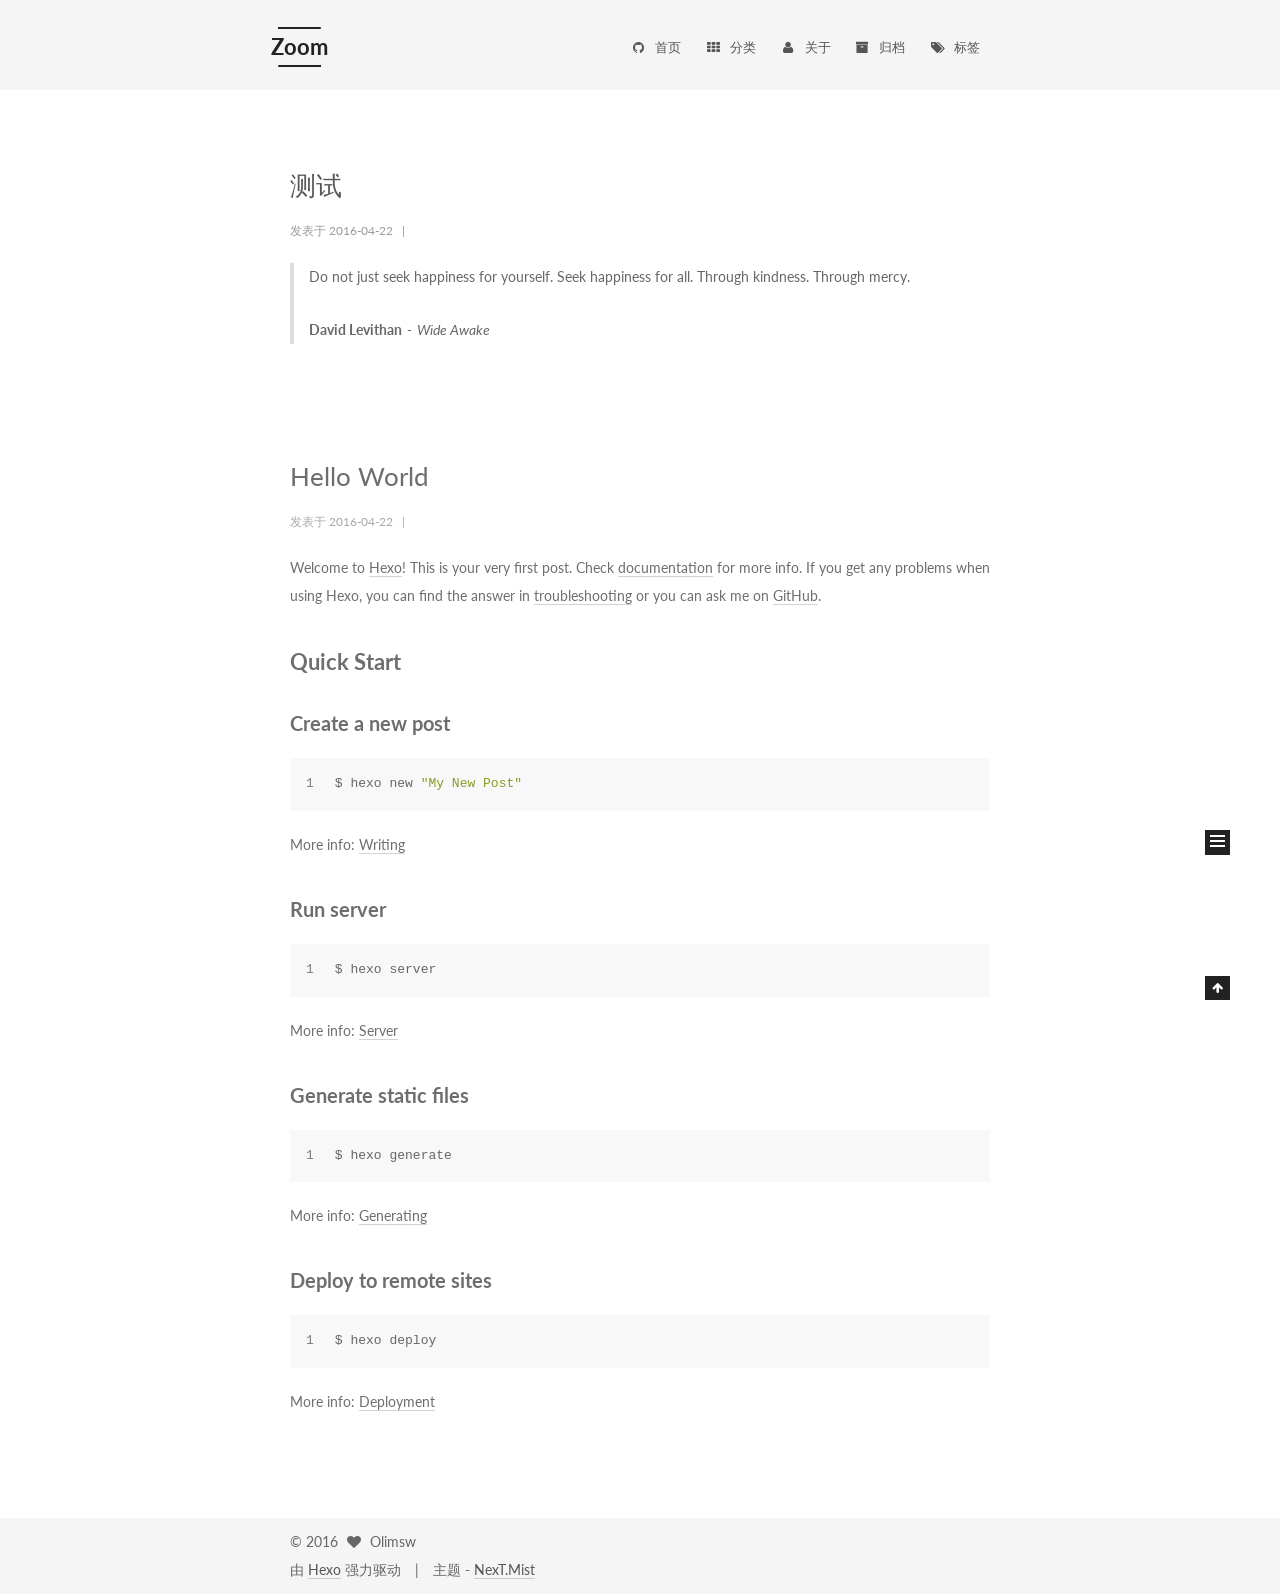
<file: index.html>
<!doctype html>



  


<html class="theme-next mist use-motion">
<head>
  <meta charset="UTF-8"/>
<meta http-equiv="X-UA-Compatible" content="IE=edge,chrome=1" />
<meta name="viewport" content="width=device-width, initial-scale=1, maximum-scale=1"/>



<meta http-equiv="Cache-Control" content="no-transform" />
<meta http-equiv="Cache-Control" content="no-siteapp" />












  <link href="/vendors/fancybox/source/jquery.fancybox.css?v=2.1.5" rel="stylesheet" type="text/css"/>




  
  
  
  

  
    
    
  

  

  

  

  

  
    
    
    <link href="//fonts.googleapis.com/css?family=Lato:300,300italic,400,400italic,700,700italic&subset=latin,latin-ext" rel="stylesheet" type="text/css">
  




<link href="/vendors/font-awesome/css/font-awesome.min.css?v=4.4.0" rel="stylesheet" type="text/css" />

<link href="/css/main.css?v=5.0.1" rel="stylesheet" type="text/css" />


  <meta name="keywords" content="Hexo, NexT" />








  <link rel="shortcut icon" type="image/x-icon" href="/favicon.ico?v=5.0.1" />






<meta name="description">
<meta property="og:type" content="website">
<meta property="og:title" content="Zoom">
<meta property="og:url" content="http://yoursite.com/index.html">
<meta property="og:site_name" content="Zoom">
<meta property="og:description">
<meta name="twitter:card" content="summary">
<meta name="twitter:title" content="Zoom">
<meta name="twitter:description">



<script type="text/javascript" id="hexo.configuration">
  var NexT = window.NexT || {};
  var CONFIG = {
    scheme: 'Mist',
    sidebar: {"position":"left","display":"post"},
    fancybox: true,
    motion: true,
    duoshuo: {
      userId: 0,
      author: '博主'
    }
  };
</script>

  <title> Zoom </title>
</head>

<body itemscope itemtype="http://schema.org/WebPage" lang="zh-Hans">

  





  <script type="text/javascript">
    (function() {
      var hm = document.createElement("script");
      hm.src = "//tajs.qq.com/stats?sId=55724848";
      var s = document.getElementsByTagName("script")[0];
      s.parentNode.insertBefore(hm, s);
    })();
  </script>






  
  
    
  

  <div class="container one-collumn sidebar-position-left 
   page-home 
 ">
    <div class="headband"></div>

    <header id="header" class="header" itemscope itemtype="http://schema.org/WPHeader">
      <div class="header-inner"><div class="site-meta ">
  

  <div class="custom-logo-site-title">
    <a href="/"  class="brand" rel="start">
      <span class="logo-line-before"><i></i></span>
      <span class="site-title">Zoom</span>
      <span class="logo-line-after"><i></i></span>
    </a>
  </div>
  <p class="site-subtitle"></p>
</div>

<div class="site-nav-toggle">
  <button>
    <span class="btn-bar"></span>
    <span class="btn-bar"></span>
    <span class="btn-bar"></span>
  </button>
</div>

<nav class="site-nav">
  

  
    <ul id="menu" class="menu">
      
        
        <li class="menu-item menu-item-home">
          <a href="/" rel="section">
            
              <i class="menu-item-icon fa fa-github fa-fw"></i> <br />
            
            首页
          </a>
        </li>
      
        
        <li class="menu-item menu-item-categories">
          <a href="/categories" rel="section">
            
              <i class="menu-item-icon fa fa-th fa-fw"></i> <br />
            
            分类
          </a>
        </li>
      
        
        <li class="menu-item menu-item-about">
          <a href="/about" rel="section">
            
              <i class="menu-item-icon fa fa-user fa-fw"></i> <br />
            
            关于
          </a>
        </li>
      
        
        <li class="menu-item menu-item-archives">
          <a href="/archives" rel="section">
            
              <i class="menu-item-icon fa fa-archive fa-fw"></i> <br />
            
            归档
          </a>
        </li>
      
        
        <li class="menu-item menu-item-tags">
          <a href="/tags" rel="section">
            
              <i class="menu-item-icon fa fa-tags fa-fw"></i> <br />
            
            标签
          </a>
        </li>
      

      
    </ul>
  

  
</nav>

 </div>
    </header>

    <main id="main" class="main">
      <div class="main-inner">
        <div class="content-wrap">
          <div id="content" class="content">
            
  <section id="posts" class="posts-expand">
    
      

  
  

  
  
  

  <article class="post post-type-normal " itemscope itemtype="http://schema.org/Article">

    
      <header class="post-header">

        
        
          <h1 class="post-title" itemprop="name headline">
            
            
              
                
                <a class="post-title-link" href="/2016/04/22/测试/" itemprop="url">
                  测试
                </a>
              
            
          </h1>
        

        <div class="post-meta">
          <span class="post-time">
            <span class="post-meta-item-icon">
              <i class="fa fa-calendar-o"></i>
            </span>
            <span class="post-meta-item-text">发表于</span>
            <time itemprop="dateCreated" datetime="2016-04-22T16:17:08+08:00" content="2016-04-22">
              2016-04-22
            </time>
          </span>

          

          
            
              <span class="post-comments-count">
                &nbsp; | &nbsp;
                <a href="/2016/04/22/测试/#comments" itemprop="discussionUrl">
                  <span class="post-comments-count ds-thread-count" data-thread-key="2016/04/22/测试/" itemprop="commentsCount"></span>
                </a>
              </span>
            
          

          

          
          

          
        </div>
      </header>
    


    <div class="post-body" itemprop="articleBody">

      
      

      
        
          
            <blockquote><p>Do not just seek happiness for yourself. Seek happiness for all. Through kindness. Through mercy.</p>
<footer><strong>David Levithan</strong><cite>Wide Awake</cite></footer></blockquote>
          
        
      
    </div>
    
    <div>
      
    </div>

    <div>
      
    </div>

    <footer class="post-footer">
      

      

      
      
        <div class="post-eof"></div>
      
    </footer>
  </article>


    
      

  
  

  
  
  

  <article class="post post-type-normal " itemscope itemtype="http://schema.org/Article">

    
      <header class="post-header">

        
        
          <h1 class="post-title" itemprop="name headline">
            
            
              
                
                <a class="post-title-link" href="/2016/04/22/hello-world/" itemprop="url">
                  Hello World
                </a>
              
            
          </h1>
        

        <div class="post-meta">
          <span class="post-time">
            <span class="post-meta-item-icon">
              <i class="fa fa-calendar-o"></i>
            </span>
            <span class="post-meta-item-text">发表于</span>
            <time itemprop="dateCreated" datetime="2016-04-22T14:46:25+08:00" content="2016-04-22">
              2016-04-22
            </time>
          </span>

          

          
            
              <span class="post-comments-count">
                &nbsp; | &nbsp;
                <a href="/2016/04/22/hello-world/#comments" itemprop="discussionUrl">
                  <span class="post-comments-count ds-thread-count" data-thread-key="2016/04/22/hello-world/" itemprop="commentsCount"></span>
                </a>
              </span>
            
          

          

          
          

          
        </div>
      </header>
    


    <div class="post-body" itemprop="articleBody">

      
      

      
        
          
            <p>Welcome to <a href="https://hexo.io/" target="_blank" rel="external">Hexo</a>! This is your very first post. Check <a href="https://hexo.io/docs/" target="_blank" rel="external">documentation</a> for more info. If you get any problems when using Hexo, you can find the answer in <a href="https://hexo.io/docs/troubleshooting.html" target="_blank" rel="external">troubleshooting</a> or you can ask me on <a href="https://github.com/hexojs/hexo/issues" target="_blank" rel="external">GitHub</a>.</p>
<h2 id="Quick-Start"><a href="#Quick-Start" class="headerlink" title="Quick Start"></a>Quick Start</h2><h3 id="Create-a-new-post"><a href="#Create-a-new-post" class="headerlink" title="Create a new post"></a>Create a new post</h3><figure class="highlight bash"><table><tr><td class="gutter"><pre><span class="line">1</span><br></pre></td><td class="code"><pre><span class="line">$ hexo new <span class="string">"My New Post"</span></span><br></pre></td></tr></table></figure>
<p>More info: <a href="https://hexo.io/docs/writing.html" target="_blank" rel="external">Writing</a></p>
<h3 id="Run-server"><a href="#Run-server" class="headerlink" title="Run server"></a>Run server</h3><figure class="highlight bash"><table><tr><td class="gutter"><pre><span class="line">1</span><br></pre></td><td class="code"><pre><span class="line">$ hexo server</span><br></pre></td></tr></table></figure>
<p>More info: <a href="https://hexo.io/docs/server.html" target="_blank" rel="external">Server</a></p>
<h3 id="Generate-static-files"><a href="#Generate-static-files" class="headerlink" title="Generate static files"></a>Generate static files</h3><figure class="highlight bash"><table><tr><td class="gutter"><pre><span class="line">1</span><br></pre></td><td class="code"><pre><span class="line">$ hexo generate</span><br></pre></td></tr></table></figure>
<p>More info: <a href="https://hexo.io/docs/generating.html" target="_blank" rel="external">Generating</a></p>
<h3 id="Deploy-to-remote-sites"><a href="#Deploy-to-remote-sites" class="headerlink" title="Deploy to remote sites"></a>Deploy to remote sites</h3><figure class="highlight bash"><table><tr><td class="gutter"><pre><span class="line">1</span><br></pre></td><td class="code"><pre><span class="line">$ hexo deploy</span><br></pre></td></tr></table></figure>
<p>More info: <a href="https://hexo.io/docs/deployment.html" target="_blank" rel="external">Deployment</a></p>

          
        
      
    </div>
    
    <div>
      
    </div>

    <div>
      
    </div>

    <footer class="post-footer">
      

      

      
      
        <div class="post-eof"></div>
      
    </footer>
  </article>


    
  </section>

  


          </div>
          


          

        </div>
        
          
  
  <div class="sidebar-toggle">
    <div class="sidebar-toggle-line-wrap">
      <span class="sidebar-toggle-line sidebar-toggle-line-first"></span>
      <span class="sidebar-toggle-line sidebar-toggle-line-middle"></span>
      <span class="sidebar-toggle-line sidebar-toggle-line-last"></span>
    </div>
  </div>

  <aside id="sidebar" class="sidebar">
    <div class="sidebar-inner">

      

      

      <section class="site-overview sidebar-panel  sidebar-panel-active ">
        <div class="site-author motion-element" itemprop="author" itemscope itemtype="http://schema.org/Person">
          <img class="site-author-image" itemprop="image"
               src="/images/a.jpg"
               alt="Olimsw" />
          <p class="site-author-name" itemprop="name">Olimsw</p>
          <p class="site-description motion-element" itemprop="description"></p>
        </div>
        <nav class="site-state motion-element">
          <div class="site-state-item site-state-posts">
            <a href="/archives">
              <span class="site-state-item-count">2</span>
              <span class="site-state-item-name">日志</span>
            </a>
          </div>

          

          

        </nav>

        

        <div class="links-of-author motion-element">
          
        </div>

        
        

        
        

      </section>

      

    </div>
  </aside>


        
      </div>
    </main>

    <footer id="footer" class="footer">
      <div class="footer-inner">
        <div class="copyright" >
  
  &copy; 
  <span itemprop="copyrightYear">2016</span>
  <span class="with-love">
    <i class="fa fa-heart"></i>
  </span>
  <span class="author" itemprop="copyrightHolder">Olimsw</span>
</div>

<div class="powered-by">
  由 <a class="theme-link" href="http://hexo.io">Hexo</a> 强力驱动
</div>

<div class="theme-info">
  主题 -
  <a class="theme-link" href="https://github.com/iissnan/hexo-theme-next">
    NexT.Mist
  </a>
</div>

        

        
      </div>
    </footer>

    <div class="back-to-top">
      <i class="fa fa-arrow-up"></i>
    </div>
  </div>

  

<script type="text/javascript">
  if (Object.prototype.toString.call(window.Promise) !== '[object Function]') {
    window.Promise = null;
  }
</script>









  



  
  <script type="text/javascript" src="/vendors/jquery/index.js?v=2.1.3"></script>

  
  <script type="text/javascript" src="/vendors/fastclick/lib/fastclick.min.js?v=1.0.6"></script>

  
  <script type="text/javascript" src="/vendors/jquery_lazyload/jquery.lazyload.js?v=1.9.7"></script>

  
  <script type="text/javascript" src="/vendors/velocity/velocity.min.js?v=1.2.1"></script>

  
  <script type="text/javascript" src="/vendors/velocity/velocity.ui.min.js?v=1.2.1"></script>

  
  <script type="text/javascript" src="/vendors/fancybox/source/jquery.fancybox.pack.js?v=2.1.5"></script>


  


  <script type="text/javascript" src="/js/src/utils.js?v=5.0.1"></script>

  <script type="text/javascript" src="/js/src/motion.js?v=5.0.1"></script>



  
  

  

  


  <script type="text/javascript" src="/js/src/bootstrap.js?v=5.0.1"></script>



  

  
    
  

  <script type="text/javascript">
    var duoshuoQuery = {short_name:"olimsw"};
    (function() {
      var ds = document.createElement('script');
      ds.type = 'text/javascript';ds.async = true;
      ds.id = 'duoshuo-script';
      ds.src = (document.location.protocol == 'https:' ? 'https:' : 'http:') + '//static.duoshuo.com/embed.js';
      ds.charset = 'UTF-8';
      (document.getElementsByTagName('head')[0]
      || document.getElementsByTagName('body')[0]).appendChild(ds);
    })();
  </script>

  
    
  





  
  
  

  

  

</body>
</html>
</file>
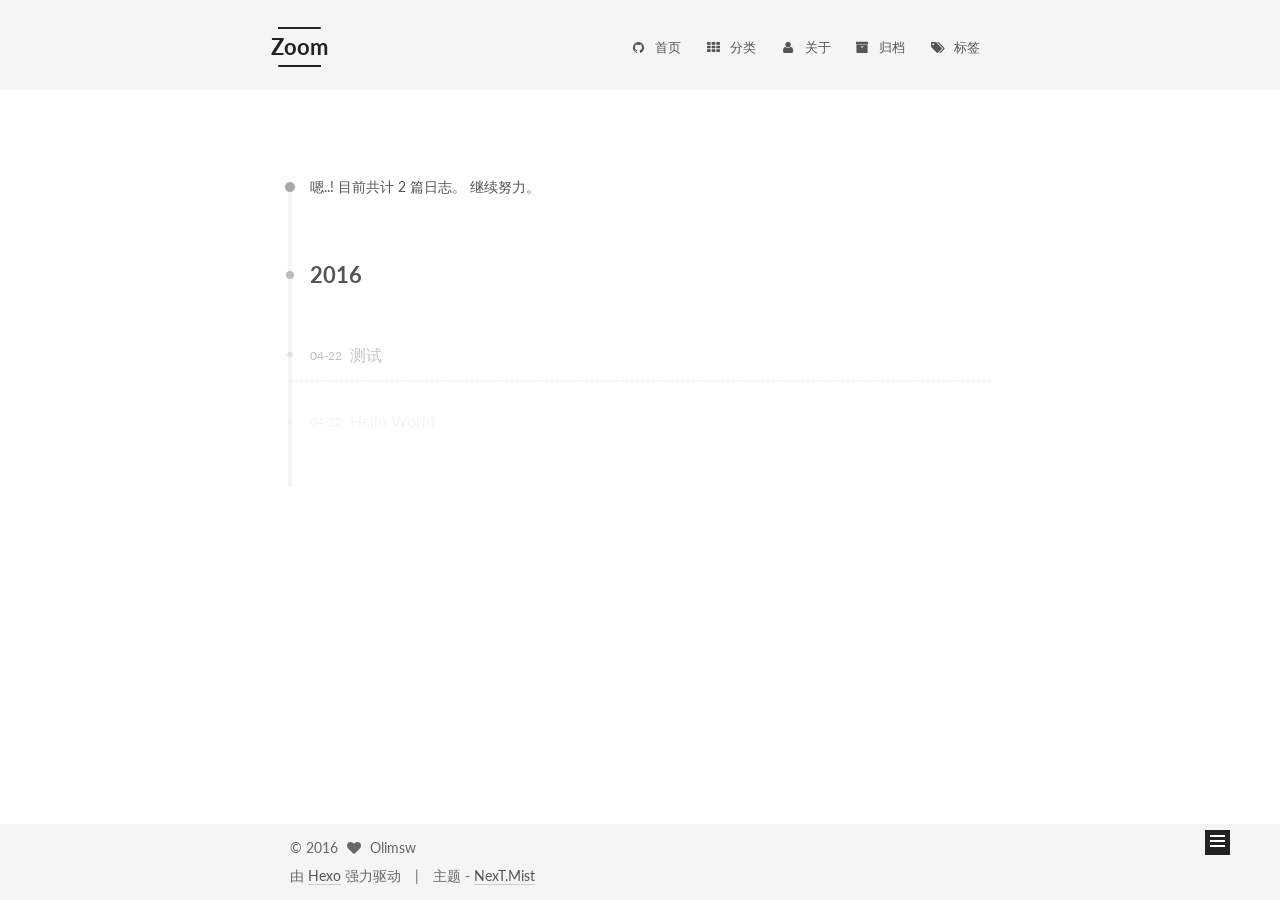
<file: archives/index.html>
<!doctype html>



  


<html class="theme-next mist use-motion">
<head>
  <meta charset="UTF-8"/>
<meta http-equiv="X-UA-Compatible" content="IE=edge,chrome=1" />
<meta name="viewport" content="width=device-width, initial-scale=1, maximum-scale=1"/>



<meta http-equiv="Cache-Control" content="no-transform" />
<meta http-equiv="Cache-Control" content="no-siteapp" />












  <link href="/vendors/fancybox/source/jquery.fancybox.css?v=2.1.5" rel="stylesheet" type="text/css"/>




  
  
  
  

  
    
    
  

  

  

  

  

  
    
    
    <link href="//fonts.googleapis.com/css?family=Lato:300,300italic,400,400italic,700,700italic&subset=latin,latin-ext" rel="stylesheet" type="text/css">
  




<link href="/vendors/font-awesome/css/font-awesome.min.css?v=4.4.0" rel="stylesheet" type="text/css" />

<link href="/css/main.css?v=5.0.1" rel="stylesheet" type="text/css" />


  <meta name="keywords" content="Hexo, NexT" />








  <link rel="shortcut icon" type="image/x-icon" href="/favicon.ico?v=5.0.1" />






<meta name="description">
<meta property="og:type" content="website">
<meta property="og:title" content="Zoom">
<meta property="og:url" content="http://yoursite.com/archives/index.html">
<meta property="og:site_name" content="Zoom">
<meta property="og:description">
<meta name="twitter:card" content="summary">
<meta name="twitter:title" content="Zoom">
<meta name="twitter:description">



<script type="text/javascript" id="hexo.configuration">
  var NexT = window.NexT || {};
  var CONFIG = {
    scheme: 'Mist',
    sidebar: {"position":"left","display":"post"},
    fancybox: true,
    motion: true,
    duoshuo: {
      userId: 0,
      author: '博主'
    }
  };
</script>

  <title> 归档 | Zoom </title>
</head>

<body itemscope itemtype="http://schema.org/WebPage" lang="zh-Hans">

  





  <script type="text/javascript">
    (function() {
      var hm = document.createElement("script");
      hm.src = "//tajs.qq.com/stats?sId=55724848";
      var s = document.getElementsByTagName("script")[0];
      s.parentNode.insertBefore(hm, s);
    })();
  </script>






  
  
    
  

  <div class="container one-collumn sidebar-position-left  page-archive  ">
    <div class="headband"></div>

    <header id="header" class="header" itemscope itemtype="http://schema.org/WPHeader">
      <div class="header-inner"><div class="site-meta ">
  

  <div class="custom-logo-site-title">
    <a href="/"  class="brand" rel="start">
      <span class="logo-line-before"><i></i></span>
      <span class="site-title">Zoom</span>
      <span class="logo-line-after"><i></i></span>
    </a>
  </div>
  <p class="site-subtitle"></p>
</div>

<div class="site-nav-toggle">
  <button>
    <span class="btn-bar"></span>
    <span class="btn-bar"></span>
    <span class="btn-bar"></span>
  </button>
</div>

<nav class="site-nav">
  

  
    <ul id="menu" class="menu">
      
        
        <li class="menu-item menu-item-home">
          <a href="/" rel="section">
            
              <i class="menu-item-icon fa fa-github fa-fw"></i> <br />
            
            首页
          </a>
        </li>
      
        
        <li class="menu-item menu-item-categories">
          <a href="/categories" rel="section">
            
              <i class="menu-item-icon fa fa-th fa-fw"></i> <br />
            
            分类
          </a>
        </li>
      
        
        <li class="menu-item menu-item-about">
          <a href="/about" rel="section">
            
              <i class="menu-item-icon fa fa-user fa-fw"></i> <br />
            
            关于
          </a>
        </li>
      
        
        <li class="menu-item menu-item-archives">
          <a href="/archives" rel="section">
            
              <i class="menu-item-icon fa fa-archive fa-fw"></i> <br />
            
            归档
          </a>
        </li>
      
        
        <li class="menu-item menu-item-tags">
          <a href="/tags" rel="section">
            
              <i class="menu-item-icon fa fa-tags fa-fw"></i> <br />
            
            标签
          </a>
        </li>
      

      
    </ul>
  

  
</nav>

 </div>
    </header>

    <main id="main" class="main">
      <div class="main-inner">
        <div class="content-wrap">
          <div id="content" class="content">
            

  <section id="posts" class="posts-collapse">
    <span class="archive-move-on"></span>

    <span class="archive-page-counter">
      
      
      
        
      
      嗯..! 目前共计 2 篇日志。 继续努力。
    </span>

    

      
      
      

      
        
        <div class="collection-title">
          <h2 class="archive-year motion-element" id="archive-year-2016">2016</h2>
        </div>
      
      

      

  <article class="post post-type-normal" itemscope itemtype="http://schema.org/Article">
    <header class="post-header">

      <h1 class="post-title">
        
            <a class="post-title-link" href="/2016/04/22/测试/" itemprop="url">
              
                <span itemprop="name">测试</span>
              
            </a>
        
      </h1>

      <div class="post-meta">
        <time class="post-time" itemprop="dateCreated"
              datetime="2016-04-22T16:17:08+08:00"
              content="2016-04-22" >
          04-22
        </time>
      </div>

    </header>
  </article>



    

      
      
      

      
      

      

  <article class="post post-type-normal" itemscope itemtype="http://schema.org/Article">
    <header class="post-header">

      <h1 class="post-title">
        
            <a class="post-title-link" href="/2016/04/22/hello-world/" itemprop="url">
              
                <span itemprop="name">Hello World</span>
              
            </a>
        
      </h1>

      <div class="post-meta">
        <time class="post-time" itemprop="dateCreated"
              datetime="2016-04-22T14:46:25+08:00"
              content="2016-04-22" >
          04-22
        </time>
      </div>

    </header>
  </article>



    

  </section>

  



          </div>
          


          

        </div>
        
          
  
  <div class="sidebar-toggle">
    <div class="sidebar-toggle-line-wrap">
      <span class="sidebar-toggle-line sidebar-toggle-line-first"></span>
      <span class="sidebar-toggle-line sidebar-toggle-line-middle"></span>
      <span class="sidebar-toggle-line sidebar-toggle-line-last"></span>
    </div>
  </div>

  <aside id="sidebar" class="sidebar">
    <div class="sidebar-inner">

      

      

      <section class="site-overview sidebar-panel  sidebar-panel-active ">
        <div class="site-author motion-element" itemprop="author" itemscope itemtype="http://schema.org/Person">
          <img class="site-author-image" itemprop="image"
               src="/images/a.jpg"
               alt="Olimsw" />
          <p class="site-author-name" itemprop="name">Olimsw</p>
          <p class="site-description motion-element" itemprop="description"></p>
        </div>
        <nav class="site-state motion-element">
          <div class="site-state-item site-state-posts">
            <a href="/archives">
              <span class="site-state-item-count">2</span>
              <span class="site-state-item-name">日志</span>
            </a>
          </div>

          

          

        </nav>

        

        <div class="links-of-author motion-element">
          
        </div>

        
        

        
        

      </section>

      

    </div>
  </aside>


        
      </div>
    </main>

    <footer id="footer" class="footer">
      <div class="footer-inner">
        <div class="copyright" >
  
  &copy; 
  <span itemprop="copyrightYear">2016</span>
  <span class="with-love">
    <i class="fa fa-heart"></i>
  </span>
  <span class="author" itemprop="copyrightHolder">Olimsw</span>
</div>

<div class="powered-by">
  由 <a class="theme-link" href="http://hexo.io">Hexo</a> 强力驱动
</div>

<div class="theme-info">
  主题 -
  <a class="theme-link" href="https://github.com/iissnan/hexo-theme-next">
    NexT.Mist
  </a>
</div>

        

        
      </div>
    </footer>

    <div class="back-to-top">
      <i class="fa fa-arrow-up"></i>
    </div>
  </div>

  

<script type="text/javascript">
  if (Object.prototype.toString.call(window.Promise) !== '[object Function]') {
    window.Promise = null;
  }
</script>









  



  
  <script type="text/javascript" src="/vendors/jquery/index.js?v=2.1.3"></script>

  
  <script type="text/javascript" src="/vendors/fastclick/lib/fastclick.min.js?v=1.0.6"></script>

  
  <script type="text/javascript" src="/vendors/jquery_lazyload/jquery.lazyload.js?v=1.9.7"></script>

  
  <script type="text/javascript" src="/vendors/velocity/velocity.min.js?v=1.2.1"></script>

  
  <script type="text/javascript" src="/vendors/velocity/velocity.ui.min.js?v=1.2.1"></script>

  
  <script type="text/javascript" src="/vendors/fancybox/source/jquery.fancybox.pack.js?v=2.1.5"></script>


  


  <script type="text/javascript" src="/js/src/utils.js?v=5.0.1"></script>

  <script type="text/javascript" src="/js/src/motion.js?v=5.0.1"></script>



  
  

  
  
    <script type="text/javascript" id="motion.page.archive">
      $('.archive-year').velocity('transition.slideLeftIn');
    </script>
  


  


  <script type="text/javascript" src="/js/src/bootstrap.js?v=5.0.1"></script>



  

  
    
  

  <script type="text/javascript">
    var duoshuoQuery = {short_name:"olimsw"};
    (function() {
      var ds = document.createElement('script');
      ds.type = 'text/javascript';ds.async = true;
      ds.id = 'duoshuo-script';
      ds.src = (document.location.protocol == 'https:' ? 'https:' : 'http:') + '//static.duoshuo.com/embed.js';
      ds.charset = 'UTF-8';
      (document.getElementsByTagName('head')[0]
      || document.getElementsByTagName('body')[0]).appendChild(ds);
    })();
  </script>

  
    
  





  
  
  

  

  

</body>
</html>
</file>
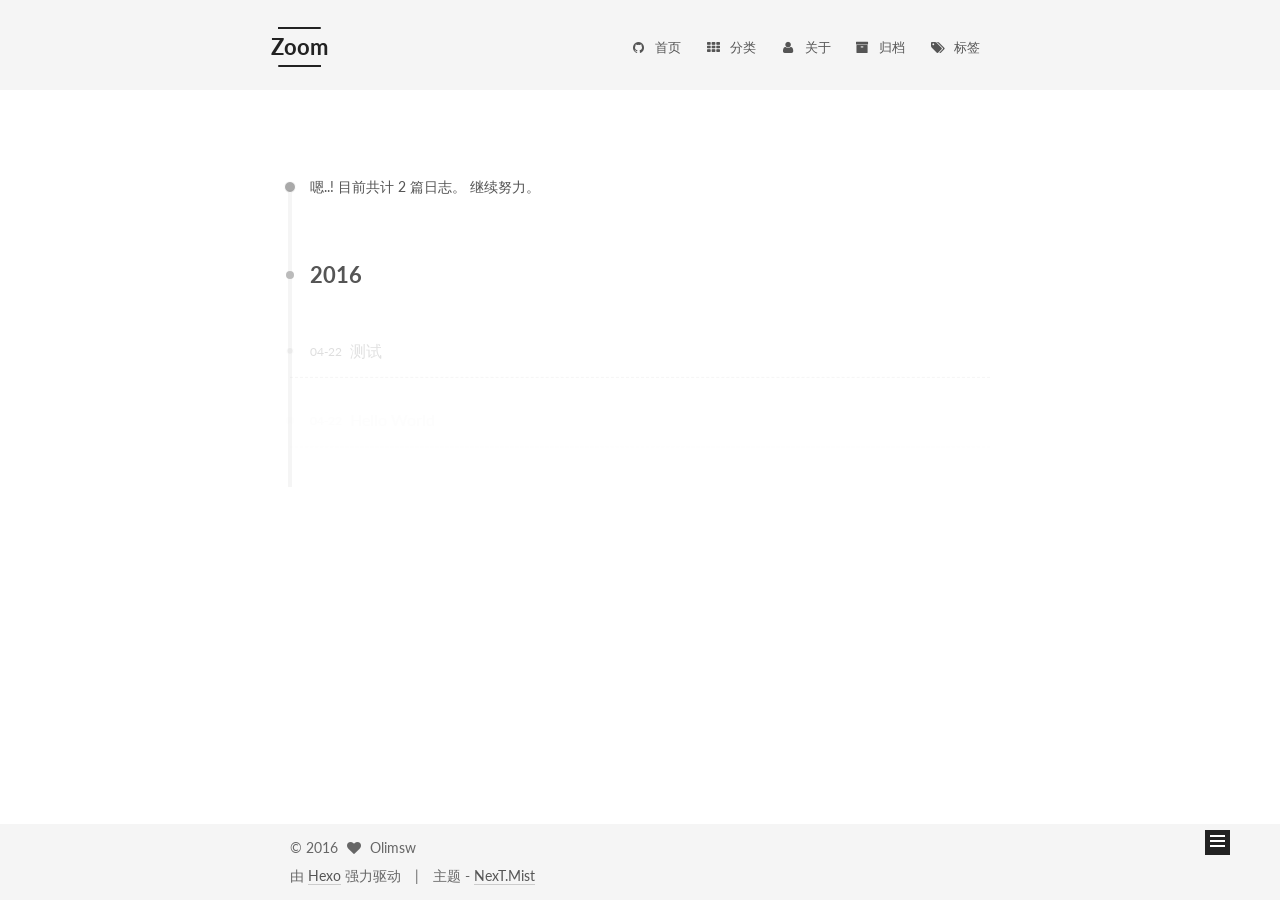
<file: archives/2016/index.html>
<!doctype html>



  


<html class="theme-next mist use-motion">
<head>
  <meta charset="UTF-8"/>
<meta http-equiv="X-UA-Compatible" content="IE=edge,chrome=1" />
<meta name="viewport" content="width=device-width, initial-scale=1, maximum-scale=1"/>



<meta http-equiv="Cache-Control" content="no-transform" />
<meta http-equiv="Cache-Control" content="no-siteapp" />












  <link href="/vendors/fancybox/source/jquery.fancybox.css?v=2.1.5" rel="stylesheet" type="text/css"/>




  
  
  
  

  
    
    
  

  

  

  

  

  
    
    
    <link href="//fonts.googleapis.com/css?family=Lato:300,300italic,400,400italic,700,700italic&subset=latin,latin-ext" rel="stylesheet" type="text/css">
  




<link href="/vendors/font-awesome/css/font-awesome.min.css?v=4.4.0" rel="stylesheet" type="text/css" />

<link href="/css/main.css?v=5.0.1" rel="stylesheet" type="text/css" />


  <meta name="keywords" content="Hexo, NexT" />








  <link rel="shortcut icon" type="image/x-icon" href="/favicon.ico?v=5.0.1" />






<meta name="description">
<meta property="og:type" content="website">
<meta property="og:title" content="Zoom">
<meta property="og:url" content="http://yoursite.com/archives/2016/index.html">
<meta property="og:site_name" content="Zoom">
<meta property="og:description">
<meta name="twitter:card" content="summary">
<meta name="twitter:title" content="Zoom">
<meta name="twitter:description">



<script type="text/javascript" id="hexo.configuration">
  var NexT = window.NexT || {};
  var CONFIG = {
    scheme: 'Mist',
    sidebar: {"position":"left","display":"post"},
    fancybox: true,
    motion: true,
    duoshuo: {
      userId: 0,
      author: '博主'
    }
  };
</script>

  <title> 归档 | Zoom </title>
</head>

<body itemscope itemtype="http://schema.org/WebPage" lang="zh-Hans">

  





  <script type="text/javascript">
    (function() {
      var hm = document.createElement("script");
      hm.src = "//tajs.qq.com/stats?sId=55724848";
      var s = document.getElementsByTagName("script")[0];
      s.parentNode.insertBefore(hm, s);
    })();
  </script>






  
  
    
  

  <div class="container one-collumn sidebar-position-left  page-archive  ">
    <div class="headband"></div>

    <header id="header" class="header" itemscope itemtype="http://schema.org/WPHeader">
      <div class="header-inner"><div class="site-meta ">
  

  <div class="custom-logo-site-title">
    <a href="/"  class="brand" rel="start">
      <span class="logo-line-before"><i></i></span>
      <span class="site-title">Zoom</span>
      <span class="logo-line-after"><i></i></span>
    </a>
  </div>
  <p class="site-subtitle"></p>
</div>

<div class="site-nav-toggle">
  <button>
    <span class="btn-bar"></span>
    <span class="btn-bar"></span>
    <span class="btn-bar"></span>
  </button>
</div>

<nav class="site-nav">
  

  
    <ul id="menu" class="menu">
      
        
        <li class="menu-item menu-item-home">
          <a href="/" rel="section">
            
              <i class="menu-item-icon fa fa-github fa-fw"></i> <br />
            
            首页
          </a>
        </li>
      
        
        <li class="menu-item menu-item-categories">
          <a href="/categories" rel="section">
            
              <i class="menu-item-icon fa fa-th fa-fw"></i> <br />
            
            分类
          </a>
        </li>
      
        
        <li class="menu-item menu-item-about">
          <a href="/about" rel="section">
            
              <i class="menu-item-icon fa fa-user fa-fw"></i> <br />
            
            关于
          </a>
        </li>
      
        
        <li class="menu-item menu-item-archives">
          <a href="/archives" rel="section">
            
              <i class="menu-item-icon fa fa-archive fa-fw"></i> <br />
            
            归档
          </a>
        </li>
      
        
        <li class="menu-item menu-item-tags">
          <a href="/tags" rel="section">
            
              <i class="menu-item-icon fa fa-tags fa-fw"></i> <br />
            
            标签
          </a>
        </li>
      

      
    </ul>
  

  
</nav>

 </div>
    </header>

    <main id="main" class="main">
      <div class="main-inner">
        <div class="content-wrap">
          <div id="content" class="content">
            

  <section id="posts" class="posts-collapse">
    <span class="archive-move-on"></span>

    <span class="archive-page-counter">
      
      
      
        
      
      嗯..! 目前共计 2 篇日志。 继续努力。
    </span>

    

      
      
      

      
        
        <div class="collection-title">
          <h2 class="archive-year motion-element" id="archive-year-2016">2016</h2>
        </div>
      
      

      

  <article class="post post-type-normal" itemscope itemtype="http://schema.org/Article">
    <header class="post-header">

      <h1 class="post-title">
        
            <a class="post-title-link" href="/2016/04/22/测试/" itemprop="url">
              
                <span itemprop="name">测试</span>
              
            </a>
        
      </h1>

      <div class="post-meta">
        <time class="post-time" itemprop="dateCreated"
              datetime="2016-04-22T16:17:08+08:00"
              content="2016-04-22" >
          04-22
        </time>
      </div>

    </header>
  </article>



    

      
      
      

      
      

      

  <article class="post post-type-normal" itemscope itemtype="http://schema.org/Article">
    <header class="post-header">

      <h1 class="post-title">
        
            <a class="post-title-link" href="/2016/04/22/hello-world/" itemprop="url">
              
                <span itemprop="name">Hello World</span>
              
            </a>
        
      </h1>

      <div class="post-meta">
        <time class="post-time" itemprop="dateCreated"
              datetime="2016-04-22T14:46:25+08:00"
              content="2016-04-22" >
          04-22
        </time>
      </div>

    </header>
  </article>



    

  </section>

  



          </div>
          


          

        </div>
        
          
  
  <div class="sidebar-toggle">
    <div class="sidebar-toggle-line-wrap">
      <span class="sidebar-toggle-line sidebar-toggle-line-first"></span>
      <span class="sidebar-toggle-line sidebar-toggle-line-middle"></span>
      <span class="sidebar-toggle-line sidebar-toggle-line-last"></span>
    </div>
  </div>

  <aside id="sidebar" class="sidebar">
    <div class="sidebar-inner">

      

      

      <section class="site-overview sidebar-panel  sidebar-panel-active ">
        <div class="site-author motion-element" itemprop="author" itemscope itemtype="http://schema.org/Person">
          <img class="site-author-image" itemprop="image"
               src="/images/a.jpg"
               alt="Olimsw" />
          <p class="site-author-name" itemprop="name">Olimsw</p>
          <p class="site-description motion-element" itemprop="description"></p>
        </div>
        <nav class="site-state motion-element">
          <div class="site-state-item site-state-posts">
            <a href="/archives">
              <span class="site-state-item-count">2</span>
              <span class="site-state-item-name">日志</span>
            </a>
          </div>

          

          

        </nav>

        

        <div class="links-of-author motion-element">
          
        </div>

        
        

        
        

      </section>

      

    </div>
  </aside>


        
      </div>
    </main>

    <footer id="footer" class="footer">
      <div class="footer-inner">
        <div class="copyright" >
  
  &copy; 
  <span itemprop="copyrightYear">2016</span>
  <span class="with-love">
    <i class="fa fa-heart"></i>
  </span>
  <span class="author" itemprop="copyrightHolder">Olimsw</span>
</div>

<div class="powered-by">
  由 <a class="theme-link" href="http://hexo.io">Hexo</a> 强力驱动
</div>

<div class="theme-info">
  主题 -
  <a class="theme-link" href="https://github.com/iissnan/hexo-theme-next">
    NexT.Mist
  </a>
</div>

        

        
      </div>
    </footer>

    <div class="back-to-top">
      <i class="fa fa-arrow-up"></i>
    </div>
  </div>

  

<script type="text/javascript">
  if (Object.prototype.toString.call(window.Promise) !== '[object Function]') {
    window.Promise = null;
  }
</script>









  



  
  <script type="text/javascript" src="/vendors/jquery/index.js?v=2.1.3"></script>

  
  <script type="text/javascript" src="/vendors/fastclick/lib/fastclick.min.js?v=1.0.6"></script>

  
  <script type="text/javascript" src="/vendors/jquery_lazyload/jquery.lazyload.js?v=1.9.7"></script>

  
  <script type="text/javascript" src="/vendors/velocity/velocity.min.js?v=1.2.1"></script>

  
  <script type="text/javascript" src="/vendors/velocity/velocity.ui.min.js?v=1.2.1"></script>

  
  <script type="text/javascript" src="/vendors/fancybox/source/jquery.fancybox.pack.js?v=2.1.5"></script>


  


  <script type="text/javascript" src="/js/src/utils.js?v=5.0.1"></script>

  <script type="text/javascript" src="/js/src/motion.js?v=5.0.1"></script>



  
  

  
  
    <script type="text/javascript" id="motion.page.archive">
      $('.archive-year').velocity('transition.slideLeftIn');
    </script>
  


  


  <script type="text/javascript" src="/js/src/bootstrap.js?v=5.0.1"></script>



  

  
    
  

  <script type="text/javascript">
    var duoshuoQuery = {short_name:"olimsw"};
    (function() {
      var ds = document.createElement('script');
      ds.type = 'text/javascript';ds.async = true;
      ds.id = 'duoshuo-script';
      ds.src = (document.location.protocol == 'https:' ? 'https:' : 'http:') + '//static.duoshuo.com/embed.js';
      ds.charset = 'UTF-8';
      (document.getElementsByTagName('head')[0]
      || document.getElementsByTagName('body')[0]).appendChild(ds);
    })();
  </script>

  
    
  





  
  
  

  

  

</body>
</html>
</file>
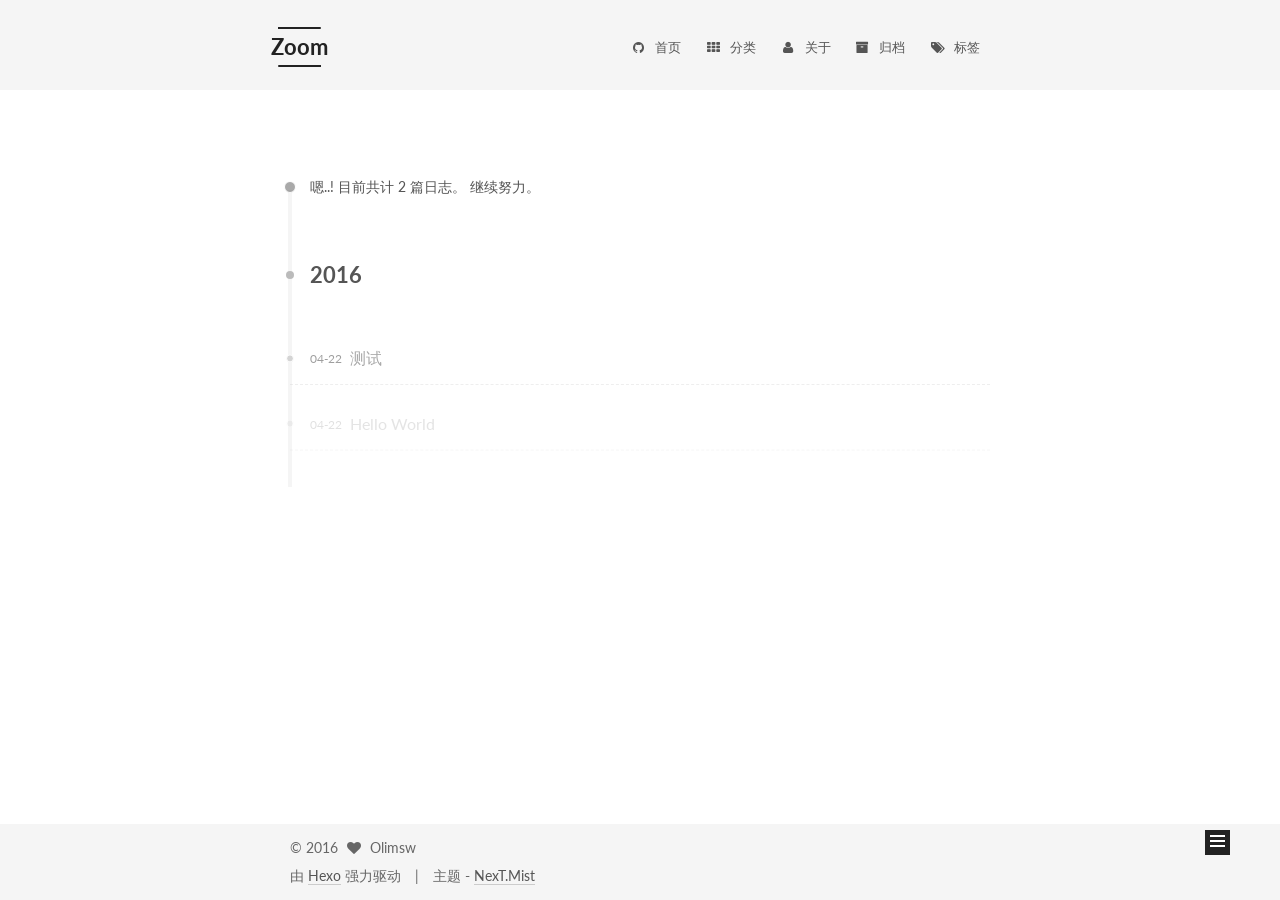
<file: archives/2016/04/index.html>
<!doctype html>



  


<html class="theme-next mist use-motion">
<head>
  <meta charset="UTF-8"/>
<meta http-equiv="X-UA-Compatible" content="IE=edge,chrome=1" />
<meta name="viewport" content="width=device-width, initial-scale=1, maximum-scale=1"/>



<meta http-equiv="Cache-Control" content="no-transform" />
<meta http-equiv="Cache-Control" content="no-siteapp" />












  <link href="/vendors/fancybox/source/jquery.fancybox.css?v=2.1.5" rel="stylesheet" type="text/css"/>




  
  
  
  

  
    
    
  

  

  

  

  

  
    
    
    <link href="//fonts.googleapis.com/css?family=Lato:300,300italic,400,400italic,700,700italic&subset=latin,latin-ext" rel="stylesheet" type="text/css">
  




<link href="/vendors/font-awesome/css/font-awesome.min.css?v=4.4.0" rel="stylesheet" type="text/css" />

<link href="/css/main.css?v=5.0.1" rel="stylesheet" type="text/css" />


  <meta name="keywords" content="Hexo, NexT" />








  <link rel="shortcut icon" type="image/x-icon" href="/favicon.ico?v=5.0.1" />






<meta name="description">
<meta property="og:type" content="website">
<meta property="og:title" content="Zoom">
<meta property="og:url" content="http://yoursite.com/archives/2016/04/index.html">
<meta property="og:site_name" content="Zoom">
<meta property="og:description">
<meta name="twitter:card" content="summary">
<meta name="twitter:title" content="Zoom">
<meta name="twitter:description">



<script type="text/javascript" id="hexo.configuration">
  var NexT = window.NexT || {};
  var CONFIG = {
    scheme: 'Mist',
    sidebar: {"position":"left","display":"post"},
    fancybox: true,
    motion: true,
    duoshuo: {
      userId: 0,
      author: '博主'
    }
  };
</script>

  <title> 归档 | Zoom </title>
</head>

<body itemscope itemtype="http://schema.org/WebPage" lang="zh-Hans">

  





  <script type="text/javascript">
    (function() {
      var hm = document.createElement("script");
      hm.src = "//tajs.qq.com/stats?sId=55724848";
      var s = document.getElementsByTagName("script")[0];
      s.parentNode.insertBefore(hm, s);
    })();
  </script>






  
  
    
  

  <div class="container one-collumn sidebar-position-left  page-archive  ">
    <div class="headband"></div>

    <header id="header" class="header" itemscope itemtype="http://schema.org/WPHeader">
      <div class="header-inner"><div class="site-meta ">
  

  <div class="custom-logo-site-title">
    <a href="/"  class="brand" rel="start">
      <span class="logo-line-before"><i></i></span>
      <span class="site-title">Zoom</span>
      <span class="logo-line-after"><i></i></span>
    </a>
  </div>
  <p class="site-subtitle"></p>
</div>

<div class="site-nav-toggle">
  <button>
    <span class="btn-bar"></span>
    <span class="btn-bar"></span>
    <span class="btn-bar"></span>
  </button>
</div>

<nav class="site-nav">
  

  
    <ul id="menu" class="menu">
      
        
        <li class="menu-item menu-item-home">
          <a href="/" rel="section">
            
              <i class="menu-item-icon fa fa-github fa-fw"></i> <br />
            
            首页
          </a>
        </li>
      
        
        <li class="menu-item menu-item-categories">
          <a href="/categories" rel="section">
            
              <i class="menu-item-icon fa fa-th fa-fw"></i> <br />
            
            分类
          </a>
        </li>
      
        
        <li class="menu-item menu-item-about">
          <a href="/about" rel="section">
            
              <i class="menu-item-icon fa fa-user fa-fw"></i> <br />
            
            关于
          </a>
        </li>
      
        
        <li class="menu-item menu-item-archives">
          <a href="/archives" rel="section">
            
              <i class="menu-item-icon fa fa-archive fa-fw"></i> <br />
            
            归档
          </a>
        </li>
      
        
        <li class="menu-item menu-item-tags">
          <a href="/tags" rel="section">
            
              <i class="menu-item-icon fa fa-tags fa-fw"></i> <br />
            
            标签
          </a>
        </li>
      

      
    </ul>
  

  
</nav>

 </div>
    </header>

    <main id="main" class="main">
      <div class="main-inner">
        <div class="content-wrap">
          <div id="content" class="content">
            

  <section id="posts" class="posts-collapse">
    <span class="archive-move-on"></span>

    <span class="archive-page-counter">
      
      
      
        
      
      嗯..! 目前共计 2 篇日志。 继续努力。
    </span>

    

      
      
      

      
        
        <div class="collection-title">
          <h2 class="archive-year motion-element" id="archive-year-2016">2016</h2>
        </div>
      
      

      

  <article class="post post-type-normal" itemscope itemtype="http://schema.org/Article">
    <header class="post-header">

      <h1 class="post-title">
        
            <a class="post-title-link" href="/2016/04/22/测试/" itemprop="url">
              
                <span itemprop="name">测试</span>
              
            </a>
        
      </h1>

      <div class="post-meta">
        <time class="post-time" itemprop="dateCreated"
              datetime="2016-04-22T16:17:08+08:00"
              content="2016-04-22" >
          04-22
        </time>
      </div>

    </header>
  </article>



    

      
      
      

      
      

      

  <article class="post post-type-normal" itemscope itemtype="http://schema.org/Article">
    <header class="post-header">

      <h1 class="post-title">
        
            <a class="post-title-link" href="/2016/04/22/hello-world/" itemprop="url">
              
                <span itemprop="name">Hello World</span>
              
            </a>
        
      </h1>

      <div class="post-meta">
        <time class="post-time" itemprop="dateCreated"
              datetime="2016-04-22T14:46:25+08:00"
              content="2016-04-22" >
          04-22
        </time>
      </div>

    </header>
  </article>



    

  </section>

  



          </div>
          


          

        </div>
        
          
  
  <div class="sidebar-toggle">
    <div class="sidebar-toggle-line-wrap">
      <span class="sidebar-toggle-line sidebar-toggle-line-first"></span>
      <span class="sidebar-toggle-line sidebar-toggle-line-middle"></span>
      <span class="sidebar-toggle-line sidebar-toggle-line-last"></span>
    </div>
  </div>

  <aside id="sidebar" class="sidebar">
    <div class="sidebar-inner">

      

      

      <section class="site-overview sidebar-panel  sidebar-panel-active ">
        <div class="site-author motion-element" itemprop="author" itemscope itemtype="http://schema.org/Person">
          <img class="site-author-image" itemprop="image"
               src="/images/a.jpg"
               alt="Olimsw" />
          <p class="site-author-name" itemprop="name">Olimsw</p>
          <p class="site-description motion-element" itemprop="description"></p>
        </div>
        <nav class="site-state motion-element">
          <div class="site-state-item site-state-posts">
            <a href="/archives">
              <span class="site-state-item-count">2</span>
              <span class="site-state-item-name">日志</span>
            </a>
          </div>

          

          

        </nav>

        

        <div class="links-of-author motion-element">
          
        </div>

        
        

        
        

      </section>

      

    </div>
  </aside>


        
      </div>
    </main>

    <footer id="footer" class="footer">
      <div class="footer-inner">
        <div class="copyright" >
  
  &copy; 
  <span itemprop="copyrightYear">2016</span>
  <span class="with-love">
    <i class="fa fa-heart"></i>
  </span>
  <span class="author" itemprop="copyrightHolder">Olimsw</span>
</div>

<div class="powered-by">
  由 <a class="theme-link" href="http://hexo.io">Hexo</a> 强力驱动
</div>

<div class="theme-info">
  主题 -
  <a class="theme-link" href="https://github.com/iissnan/hexo-theme-next">
    NexT.Mist
  </a>
</div>

        

        
      </div>
    </footer>

    <div class="back-to-top">
      <i class="fa fa-arrow-up"></i>
    </div>
  </div>

  

<script type="text/javascript">
  if (Object.prototype.toString.call(window.Promise) !== '[object Function]') {
    window.Promise = null;
  }
</script>









  



  
  <script type="text/javascript" src="/vendors/jquery/index.js?v=2.1.3"></script>

  
  <script type="text/javascript" src="/vendors/fastclick/lib/fastclick.min.js?v=1.0.6"></script>

  
  <script type="text/javascript" src="/vendors/jquery_lazyload/jquery.lazyload.js?v=1.9.7"></script>

  
  <script type="text/javascript" src="/vendors/velocity/velocity.min.js?v=1.2.1"></script>

  
  <script type="text/javascript" src="/vendors/velocity/velocity.ui.min.js?v=1.2.1"></script>

  
  <script type="text/javascript" src="/vendors/fancybox/source/jquery.fancybox.pack.js?v=2.1.5"></script>


  


  <script type="text/javascript" src="/js/src/utils.js?v=5.0.1"></script>

  <script type="text/javascript" src="/js/src/motion.js?v=5.0.1"></script>



  
  

  
  
    <script type="text/javascript" id="motion.page.archive">
      $('.archive-year').velocity('transition.slideLeftIn');
    </script>
  


  


  <script type="text/javascript" src="/js/src/bootstrap.js?v=5.0.1"></script>



  

  
    
  

  <script type="text/javascript">
    var duoshuoQuery = {short_name:"olimsw"};
    (function() {
      var ds = document.createElement('script');
      ds.type = 'text/javascript';ds.async = true;
      ds.id = 'duoshuo-script';
      ds.src = (document.location.protocol == 'https:' ? 'https:' : 'http:') + '//static.duoshuo.com/embed.js';
      ds.charset = 'UTF-8';
      (document.getElementsByTagName('head')[0]
      || document.getElementsByTagName('body')[0]).appendChild(ds);
    })();
  </script>

  
    
  





  
  
  

  

  

</body>
</html>
</file>
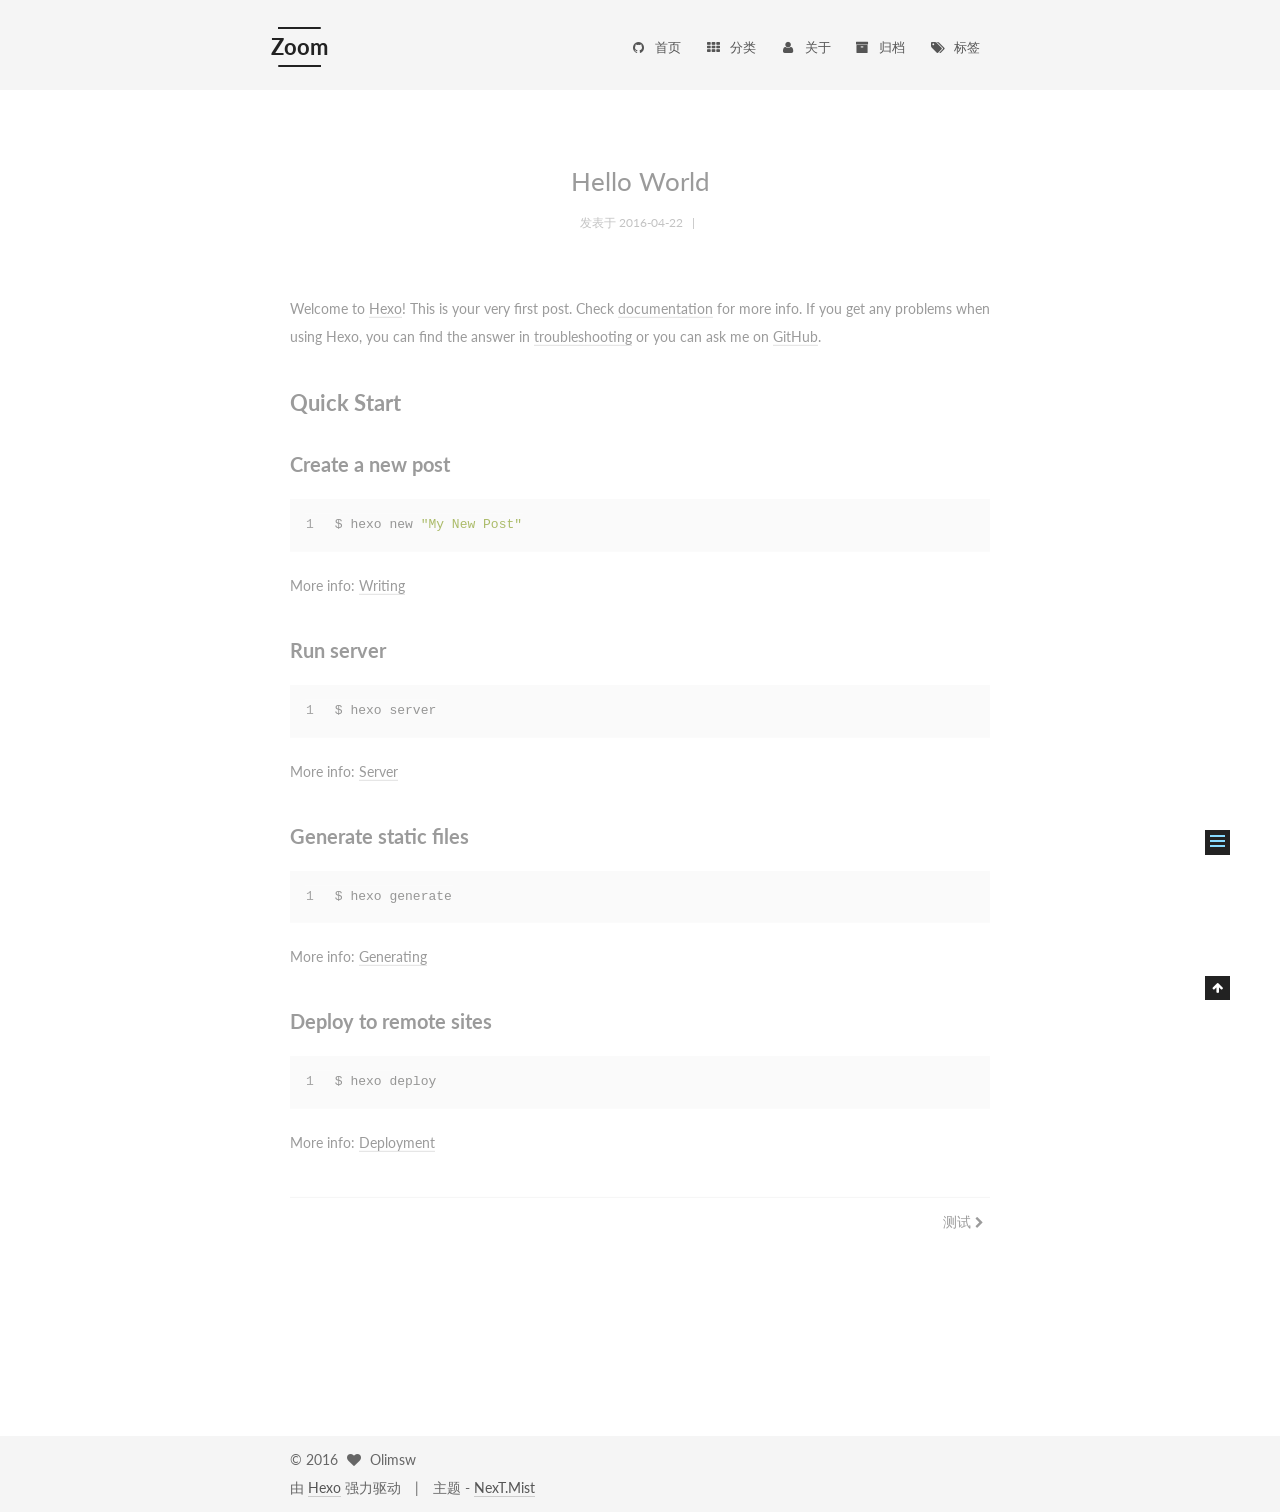
<file: 2016/04/22/hello-world/index.html>
<!doctype html>



  


<html class="theme-next mist use-motion">
<head>
  <meta charset="UTF-8"/>
<meta http-equiv="X-UA-Compatible" content="IE=edge,chrome=1" />
<meta name="viewport" content="width=device-width, initial-scale=1, maximum-scale=1"/>



<meta http-equiv="Cache-Control" content="no-transform" />
<meta http-equiv="Cache-Control" content="no-siteapp" />












  <link href="/vendors/fancybox/source/jquery.fancybox.css?v=2.1.5" rel="stylesheet" type="text/css"/>




  
  
  
  

  
    
    
  

  

  

  

  

  
    
    
    <link href="//fonts.googleapis.com/css?family=Lato:300,300italic,400,400italic,700,700italic&subset=latin,latin-ext" rel="stylesheet" type="text/css">
  




<link href="/vendors/font-awesome/css/font-awesome.min.css?v=4.4.0" rel="stylesheet" type="text/css" />

<link href="/css/main.css?v=5.0.1" rel="stylesheet" type="text/css" />


  <meta name="keywords" content="Hexo, NexT" />








  <link rel="shortcut icon" type="image/x-icon" href="/favicon.ico?v=5.0.1" />






<meta name="description" content="Welcome to Hexo! This is your very first post. Check documentation for more info. If you get any problems when using Hexo, you can find the answer in troubleshooting or you can ask me on GitHub.
Quick">
<meta property="og:type" content="article">
<meta property="og:title" content="Hello World">
<meta property="og:url" content="http://yoursite.com/2016/04/22/hello-world/index.html">
<meta property="og:site_name" content="Zoom">
<meta property="og:description" content="Welcome to Hexo! This is your very first post. Check documentation for more info. If you get any problems when using Hexo, you can find the answer in troubleshooting or you can ask me on GitHub.
Quick">
<meta property="og:updated_time" content="2016-04-22T06:46:25.764Z">
<meta name="twitter:card" content="summary">
<meta name="twitter:title" content="Hello World">
<meta name="twitter:description" content="Welcome to Hexo! This is your very first post. Check documentation for more info. If you get any problems when using Hexo, you can find the answer in troubleshooting or you can ask me on GitHub.
Quick">



<script type="text/javascript" id="hexo.configuration">
  var NexT = window.NexT || {};
  var CONFIG = {
    scheme: 'Mist',
    sidebar: {"position":"left","display":"post"},
    fancybox: true,
    motion: true,
    duoshuo: {
      userId: 0,
      author: '博主'
    }
  };
</script>

  <title> Hello World | Zoom </title>
</head>

<body itemscope itemtype="http://schema.org/WebPage" lang="zh-Hans">

  





  <script type="text/javascript">
    (function() {
      var hm = document.createElement("script");
      hm.src = "//tajs.qq.com/stats?sId=55724848";
      var s = document.getElementsByTagName("script")[0];
      s.parentNode.insertBefore(hm, s);
    })();
  </script>






  
  
    
  

  <div class="container one-collumn sidebar-position-left page-post-detail ">
    <div class="headband"></div>

    <header id="header" class="header" itemscope itemtype="http://schema.org/WPHeader">
      <div class="header-inner"><div class="site-meta ">
  

  <div class="custom-logo-site-title">
    <a href="/"  class="brand" rel="start">
      <span class="logo-line-before"><i></i></span>
      <span class="site-title">Zoom</span>
      <span class="logo-line-after"><i></i></span>
    </a>
  </div>
  <p class="site-subtitle"></p>
</div>

<div class="site-nav-toggle">
  <button>
    <span class="btn-bar"></span>
    <span class="btn-bar"></span>
    <span class="btn-bar"></span>
  </button>
</div>

<nav class="site-nav">
  

  
    <ul id="menu" class="menu">
      
        
        <li class="menu-item menu-item-home">
          <a href="/" rel="section">
            
              <i class="menu-item-icon fa fa-github fa-fw"></i> <br />
            
            首页
          </a>
        </li>
      
        
        <li class="menu-item menu-item-categories">
          <a href="/categories" rel="section">
            
              <i class="menu-item-icon fa fa-th fa-fw"></i> <br />
            
            分类
          </a>
        </li>
      
        
        <li class="menu-item menu-item-about">
          <a href="/about" rel="section">
            
              <i class="menu-item-icon fa fa-user fa-fw"></i> <br />
            
            关于
          </a>
        </li>
      
        
        <li class="menu-item menu-item-archives">
          <a href="/archives" rel="section">
            
              <i class="menu-item-icon fa fa-archive fa-fw"></i> <br />
            
            归档
          </a>
        </li>
      
        
        <li class="menu-item menu-item-tags">
          <a href="/tags" rel="section">
            
              <i class="menu-item-icon fa fa-tags fa-fw"></i> <br />
            
            标签
          </a>
        </li>
      

      
    </ul>
  

  
</nav>

 </div>
    </header>

    <main id="main" class="main">
      <div class="main-inner">
        <div class="content-wrap">
          <div id="content" class="content">
            

  <div id="posts" class="posts-expand">
    

  
  

  
  
  

  <article class="post post-type-normal " itemscope itemtype="http://schema.org/Article">

    
      <header class="post-header">

        
        
          <h1 class="post-title" itemprop="name headline">
            
            
              
                Hello World
              
            
          </h1>
        

        <div class="post-meta">
          <span class="post-time">
            <span class="post-meta-item-icon">
              <i class="fa fa-calendar-o"></i>
            </span>
            <span class="post-meta-item-text">发表于</span>
            <time itemprop="dateCreated" datetime="2016-04-22T14:46:25+08:00" content="2016-04-22">
              2016-04-22
            </time>
          </span>

          

          
            
              <span class="post-comments-count">
                &nbsp; | &nbsp;
                <a href="/2016/04/22/hello-world/#comments" itemprop="discussionUrl">
                  <span class="post-comments-count ds-thread-count" data-thread-key="2016/04/22/hello-world/" itemprop="commentsCount"></span>
                </a>
              </span>
            
          

          

          
          

          
        </div>
      </header>
    


    <div class="post-body" itemprop="articleBody">

      
      

      
        <p>Welcome to <a href="https://hexo.io/" target="_blank" rel="external">Hexo</a>! This is your very first post. Check <a href="https://hexo.io/docs/" target="_blank" rel="external">documentation</a> for more info. If you get any problems when using Hexo, you can find the answer in <a href="https://hexo.io/docs/troubleshooting.html" target="_blank" rel="external">troubleshooting</a> or you can ask me on <a href="https://github.com/hexojs/hexo/issues" target="_blank" rel="external">GitHub</a>.</p>
<h2 id="Quick-Start"><a href="#Quick-Start" class="headerlink" title="Quick Start"></a>Quick Start</h2><h3 id="Create-a-new-post"><a href="#Create-a-new-post" class="headerlink" title="Create a new post"></a>Create a new post</h3><figure class="highlight bash"><table><tr><td class="gutter"><pre><span class="line">1</span><br></pre></td><td class="code"><pre><span class="line">$ hexo new <span class="string">"My New Post"</span></span><br></pre></td></tr></table></figure>
<p>More info: <a href="https://hexo.io/docs/writing.html" target="_blank" rel="external">Writing</a></p>
<h3 id="Run-server"><a href="#Run-server" class="headerlink" title="Run server"></a>Run server</h3><figure class="highlight bash"><table><tr><td class="gutter"><pre><span class="line">1</span><br></pre></td><td class="code"><pre><span class="line">$ hexo server</span><br></pre></td></tr></table></figure>
<p>More info: <a href="https://hexo.io/docs/server.html" target="_blank" rel="external">Server</a></p>
<h3 id="Generate-static-files"><a href="#Generate-static-files" class="headerlink" title="Generate static files"></a>Generate static files</h3><figure class="highlight bash"><table><tr><td class="gutter"><pre><span class="line">1</span><br></pre></td><td class="code"><pre><span class="line">$ hexo generate</span><br></pre></td></tr></table></figure>
<p>More info: <a href="https://hexo.io/docs/generating.html" target="_blank" rel="external">Generating</a></p>
<h3 id="Deploy-to-remote-sites"><a href="#Deploy-to-remote-sites" class="headerlink" title="Deploy to remote sites"></a>Deploy to remote sites</h3><figure class="highlight bash"><table><tr><td class="gutter"><pre><span class="line">1</span><br></pre></td><td class="code"><pre><span class="line">$ hexo deploy</span><br></pre></td></tr></table></figure>
<p>More info: <a href="https://hexo.io/docs/deployment.html" target="_blank" rel="external">Deployment</a></p>

      
    </div>
    
    <div>
      
        
      
    </div>

    <div>
      
        
      
    </div>

    <footer class="post-footer">
      

      
        <div class="post-nav">
          <div class="post-nav-next post-nav-item">
            
          </div>

          <div class="post-nav-prev post-nav-item">
            
              <a href="/2016/04/22/测试/" rel="prev" title="测试">
                测试 <i class="fa fa-chevron-right"></i>
              </a>
            
          </div>
        </div>
      

      
      
    </footer>
  </article>



    <div class="post-spread">
      
        <!-- JiaThis Button BEGIN -->
<div class="jiathis_style">
  <a class="jiathis_button_tsina"></a>
  <a class="jiathis_button_tqq"></a>
  <a class="jiathis_button_weixin"></a>
  <a class="jiathis_button_cqq"></a>
  <a class="jiathis_button_douban"></a>
  <a class="jiathis_button_renren"></a>
  <a class="jiathis_button_qzone"></a>
  <a class="jiathis_button_kaixin001"></a>
  <a class="jiathis_button_copy"></a>
  <a href="http://www.jiathis.com/share" class="jiathis jiathis_txt jiathis_separator jtico jtico_jiathis" target="_blank"></a>
  <a class="jiathis_counter_style"></a>
</div>
<script type="text/javascript" >
  var jiathis_config={
    hideMore:false
  }
</script>
<script type="text/javascript" src="http://v3.jiathis.com/code/jia.js" charset="utf-8"></script>
<!-- JiaThis Button END -->

      
    </div>
  </div>


          </div>
          


          
  <div class="comments" id="comments">
    
      <div class="ds-thread" data-thread-key="2016/04/22/hello-world/"
           data-title="Hello World" data-url="http://yoursite.com/2016/04/22/hello-world/">
      </div>
    
  </div>


        </div>
        
          
  
  <div class="sidebar-toggle">
    <div class="sidebar-toggle-line-wrap">
      <span class="sidebar-toggle-line sidebar-toggle-line-first"></span>
      <span class="sidebar-toggle-line sidebar-toggle-line-middle"></span>
      <span class="sidebar-toggle-line sidebar-toggle-line-last"></span>
    </div>
  </div>

  <aside id="sidebar" class="sidebar">
    <div class="sidebar-inner">

      

      
        <ul class="sidebar-nav motion-element">
          <li class="sidebar-nav-toc sidebar-nav-active" data-target="post-toc-wrap" >
            文章目录
          </li>
          <li class="sidebar-nav-overview" data-target="site-overview">
            站点概览
          </li>
        </ul>
      

      <section class="site-overview sidebar-panel ">
        <div class="site-author motion-element" itemprop="author" itemscope itemtype="http://schema.org/Person">
          <img class="site-author-image" itemprop="image"
               src="/images/a.jpg"
               alt="Olimsw" />
          <p class="site-author-name" itemprop="name">Olimsw</p>
          <p class="site-description motion-element" itemprop="description"></p>
        </div>
        <nav class="site-state motion-element">
          <div class="site-state-item site-state-posts">
            <a href="/archives">
              <span class="site-state-item-count">2</span>
              <span class="site-state-item-name">日志</span>
            </a>
          </div>

          

          

        </nav>

        

        <div class="links-of-author motion-element">
          
        </div>

        
        

        
        

      </section>

      
        <section class="post-toc-wrap motion-element sidebar-panel sidebar-panel-active">
          <div class="post-toc">
            
              
            
            
              <div class="post-toc-content"><ol class="nav"><li class="nav-item nav-level-2"><a class="nav-link" href="#Quick-Start"><span class="nav-number">1.</span> <span class="nav-text">Quick Start</span></a><ol class="nav-child"><li class="nav-item nav-level-3"><a class="nav-link" href="#Create-a-new-post"><span class="nav-number">1.1.</span> <span class="nav-text">Create a new post</span></a></li><li class="nav-item nav-level-3"><a class="nav-link" href="#Run-server"><span class="nav-number">1.2.</span> <span class="nav-text">Run server</span></a></li><li class="nav-item nav-level-3"><a class="nav-link" href="#Generate-static-files"><span class="nav-number">1.3.</span> <span class="nav-text">Generate static files</span></a></li><li class="nav-item nav-level-3"><a class="nav-link" href="#Deploy-to-remote-sites"><span class="nav-number">1.4.</span> <span class="nav-text">Deploy to remote sites</span></a></li></ol></li></ol></div>
            
          </div>
        </section>
      

    </div>
  </aside>


        
      </div>
    </main>

    <footer id="footer" class="footer">
      <div class="footer-inner">
        <div class="copyright" >
  
  &copy; 
  <span itemprop="copyrightYear">2016</span>
  <span class="with-love">
    <i class="fa fa-heart"></i>
  </span>
  <span class="author" itemprop="copyrightHolder">Olimsw</span>
</div>

<div class="powered-by">
  由 <a class="theme-link" href="http://hexo.io">Hexo</a> 强力驱动
</div>

<div class="theme-info">
  主题 -
  <a class="theme-link" href="https://github.com/iissnan/hexo-theme-next">
    NexT.Mist
  </a>
</div>

        

        
      </div>
    </footer>

    <div class="back-to-top">
      <i class="fa fa-arrow-up"></i>
    </div>
  </div>

  

<script type="text/javascript">
  if (Object.prototype.toString.call(window.Promise) !== '[object Function]') {
    window.Promise = null;
  }
</script>









  



  
  <script type="text/javascript" src="/vendors/jquery/index.js?v=2.1.3"></script>

  
  <script type="text/javascript" src="/vendors/fastclick/lib/fastclick.min.js?v=1.0.6"></script>

  
  <script type="text/javascript" src="/vendors/jquery_lazyload/jquery.lazyload.js?v=1.9.7"></script>

  
  <script type="text/javascript" src="/vendors/velocity/velocity.min.js?v=1.2.1"></script>

  
  <script type="text/javascript" src="/vendors/velocity/velocity.ui.min.js?v=1.2.1"></script>

  
  <script type="text/javascript" src="/vendors/fancybox/source/jquery.fancybox.pack.js?v=2.1.5"></script>


  


  <script type="text/javascript" src="/js/src/utils.js?v=5.0.1"></script>

  <script type="text/javascript" src="/js/src/motion.js?v=5.0.1"></script>



  
  

  
  <script type="text/javascript" src="/js/src/scrollspy.js?v=5.0.1"></script>
<script type="text/javascript" src="/js/src/post-details.js?v=5.0.1"></script>



  


  <script type="text/javascript" src="/js/src/bootstrap.js?v=5.0.1"></script>



  

  
    
  

  <script type="text/javascript">
    var duoshuoQuery = {short_name:"olimsw"};
    (function() {
      var ds = document.createElement('script');
      ds.type = 'text/javascript';ds.async = true;
      ds.id = 'duoshuo-script';
      ds.src = (document.location.protocol == 'https:' ? 'https:' : 'http:') + '//static.duoshuo.com/embed.js';
      ds.charset = 'UTF-8';
      (document.getElementsByTagName('head')[0]
      || document.getElementsByTagName('body')[0]).appendChild(ds);
    })();
  </script>

  
    
  





  
  
  

  

  

</body>
</html>
</file>
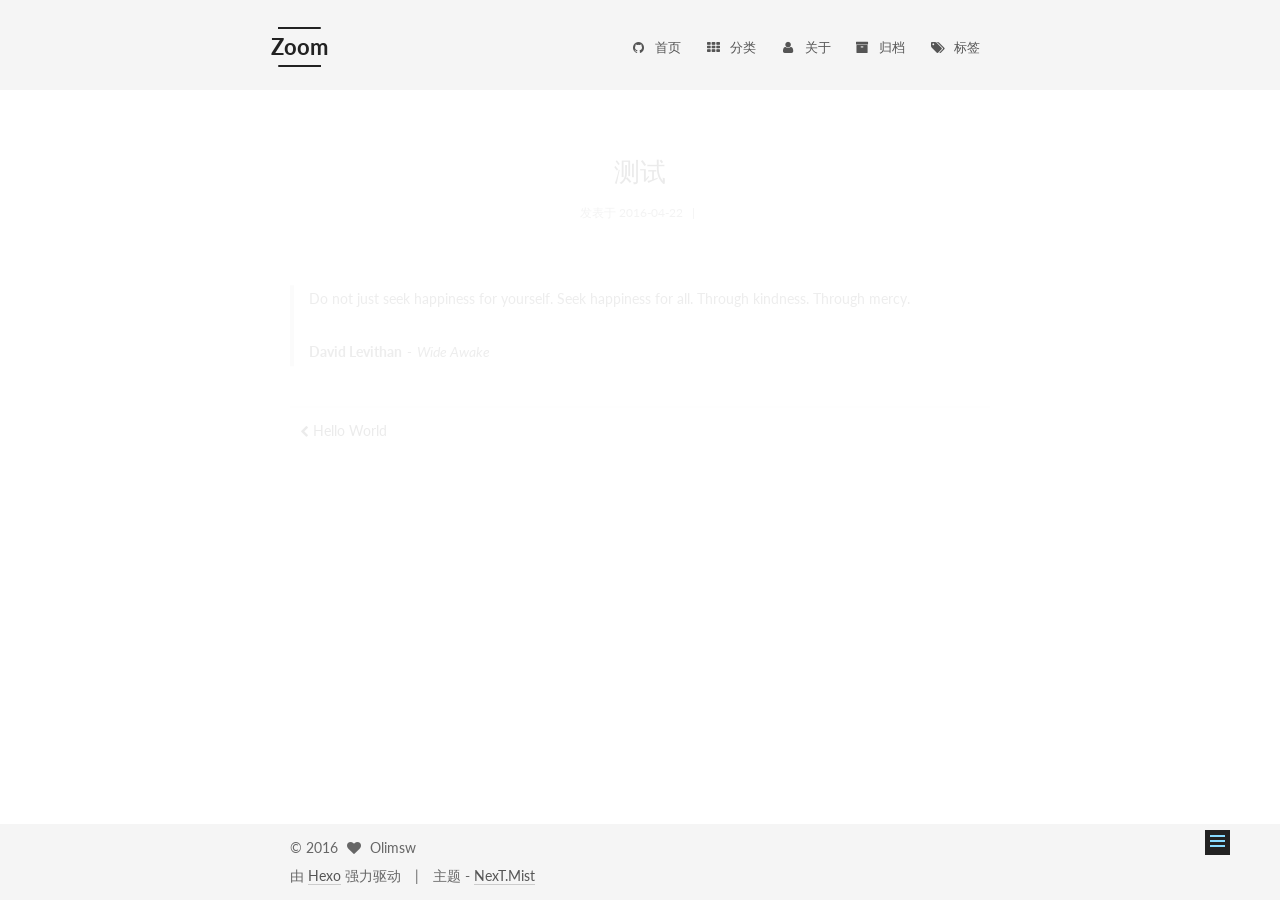
<file: 2016/04/22/测试/index.html>
<!doctype html>



  


<html class="theme-next mist use-motion">
<head>
  <meta charset="UTF-8"/>
<meta http-equiv="X-UA-Compatible" content="IE=edge,chrome=1" />
<meta name="viewport" content="width=device-width, initial-scale=1, maximum-scale=1"/>



<meta http-equiv="Cache-Control" content="no-transform" />
<meta http-equiv="Cache-Control" content="no-siteapp" />












  <link href="/vendors/fancybox/source/jquery.fancybox.css?v=2.1.5" rel="stylesheet" type="text/css"/>




  
  
  
  

  
    
    
  

  

  

  

  

  
    
    
    <link href="//fonts.googleapis.com/css?family=Lato:300,300italic,400,400italic,700,700italic&subset=latin,latin-ext" rel="stylesheet" type="text/css">
  




<link href="/vendors/font-awesome/css/font-awesome.min.css?v=4.4.0" rel="stylesheet" type="text/css" />

<link href="/css/main.css?v=5.0.1" rel="stylesheet" type="text/css" />


  <meta name="keywords" content="Hexo, NexT" />








  <link rel="shortcut icon" type="image/x-icon" href="/favicon.ico?v=5.0.1" />






<meta name="description" content="Do not just seek happiness for yourself. Seek happiness for all. Through kindness. Through mercy.
David LevithanWide Awake">
<meta property="og:type" content="article">
<meta property="og:title" content="测试">
<meta property="og:url" content="http://yoursite.com/2016/04/22/测试/index.html">
<meta property="og:site_name" content="Zoom">
<meta property="og:description" content="Do not just seek happiness for yourself. Seek happiness for all. Through kindness. Through mercy.
David LevithanWide Awake">
<meta property="og:updated_time" content="2016-04-22T08:44:48.029Z">
<meta name="twitter:card" content="summary">
<meta name="twitter:title" content="测试">
<meta name="twitter:description" content="Do not just seek happiness for yourself. Seek happiness for all. Through kindness. Through mercy.
David LevithanWide Awake">



<script type="text/javascript" id="hexo.configuration">
  var NexT = window.NexT || {};
  var CONFIG = {
    scheme: 'Mist',
    sidebar: {"position":"left","display":"post"},
    fancybox: true,
    motion: true,
    duoshuo: {
      userId: 0,
      author: '博主'
    }
  };
</script>

  <title> 测试 | Zoom </title>
</head>

<body itemscope itemtype="http://schema.org/WebPage" lang="zh-Hans">

  





  <script type="text/javascript">
    (function() {
      var hm = document.createElement("script");
      hm.src = "//tajs.qq.com/stats?sId=55724848";
      var s = document.getElementsByTagName("script")[0];
      s.parentNode.insertBefore(hm, s);
    })();
  </script>






  
  
    
  

  <div class="container one-collumn sidebar-position-left page-post-detail ">
    <div class="headband"></div>

    <header id="header" class="header" itemscope itemtype="http://schema.org/WPHeader">
      <div class="header-inner"><div class="site-meta ">
  

  <div class="custom-logo-site-title">
    <a href="/"  class="brand" rel="start">
      <span class="logo-line-before"><i></i></span>
      <span class="site-title">Zoom</span>
      <span class="logo-line-after"><i></i></span>
    </a>
  </div>
  <p class="site-subtitle"></p>
</div>

<div class="site-nav-toggle">
  <button>
    <span class="btn-bar"></span>
    <span class="btn-bar"></span>
    <span class="btn-bar"></span>
  </button>
</div>

<nav class="site-nav">
  

  
    <ul id="menu" class="menu">
      
        
        <li class="menu-item menu-item-home">
          <a href="/" rel="section">
            
              <i class="menu-item-icon fa fa-github fa-fw"></i> <br />
            
            首页
          </a>
        </li>
      
        
        <li class="menu-item menu-item-categories">
          <a href="/categories" rel="section">
            
              <i class="menu-item-icon fa fa-th fa-fw"></i> <br />
            
            分类
          </a>
        </li>
      
        
        <li class="menu-item menu-item-about">
          <a href="/about" rel="section">
            
              <i class="menu-item-icon fa fa-user fa-fw"></i> <br />
            
            关于
          </a>
        </li>
      
        
        <li class="menu-item menu-item-archives">
          <a href="/archives" rel="section">
            
              <i class="menu-item-icon fa fa-archive fa-fw"></i> <br />
            
            归档
          </a>
        </li>
      
        
        <li class="menu-item menu-item-tags">
          <a href="/tags" rel="section">
            
              <i class="menu-item-icon fa fa-tags fa-fw"></i> <br />
            
            标签
          </a>
        </li>
      

      
    </ul>
  

  
</nav>

 </div>
    </header>

    <main id="main" class="main">
      <div class="main-inner">
        <div class="content-wrap">
          <div id="content" class="content">
            

  <div id="posts" class="posts-expand">
    

  
  

  
  
  

  <article class="post post-type-normal " itemscope itemtype="http://schema.org/Article">

    
      <header class="post-header">

        
        
          <h1 class="post-title" itemprop="name headline">
            
            
              
                测试
              
            
          </h1>
        

        <div class="post-meta">
          <span class="post-time">
            <span class="post-meta-item-icon">
              <i class="fa fa-calendar-o"></i>
            </span>
            <span class="post-meta-item-text">发表于</span>
            <time itemprop="dateCreated" datetime="2016-04-22T16:17:08+08:00" content="2016-04-22">
              2016-04-22
            </time>
          </span>

          

          
            
              <span class="post-comments-count">
                &nbsp; | &nbsp;
                <a href="/2016/04/22/测试/#comments" itemprop="discussionUrl">
                  <span class="post-comments-count ds-thread-count" data-thread-key="2016/04/22/测试/" itemprop="commentsCount"></span>
                </a>
              </span>
            
          

          

          
          

          
        </div>
      </header>
    


    <div class="post-body" itemprop="articleBody">

      
      

      
        <blockquote><p>Do not just seek happiness for yourself. Seek happiness for all. Through kindness. Through mercy.</p>
<footer><strong>David Levithan</strong><cite>Wide Awake</cite></footer></blockquote>
      
    </div>
    
    <div>
      
        
      
    </div>

    <div>
      
        
      
    </div>

    <footer class="post-footer">
      

      
        <div class="post-nav">
          <div class="post-nav-next post-nav-item">
            
              <a href="/2016/04/22/hello-world/" rel="next" title="Hello World">
                <i class="fa fa-chevron-left"></i> Hello World
              </a>
            
          </div>

          <div class="post-nav-prev post-nav-item">
            
          </div>
        </div>
      

      
      
    </footer>
  </article>



    <div class="post-spread">
      
        <!-- JiaThis Button BEGIN -->
<div class="jiathis_style">
  <a class="jiathis_button_tsina"></a>
  <a class="jiathis_button_tqq"></a>
  <a class="jiathis_button_weixin"></a>
  <a class="jiathis_button_cqq"></a>
  <a class="jiathis_button_douban"></a>
  <a class="jiathis_button_renren"></a>
  <a class="jiathis_button_qzone"></a>
  <a class="jiathis_button_kaixin001"></a>
  <a class="jiathis_button_copy"></a>
  <a href="http://www.jiathis.com/share" class="jiathis jiathis_txt jiathis_separator jtico jtico_jiathis" target="_blank"></a>
  <a class="jiathis_counter_style"></a>
</div>
<script type="text/javascript" >
  var jiathis_config={
    hideMore:false
  }
</script>
<script type="text/javascript" src="http://v3.jiathis.com/code/jia.js" charset="utf-8"></script>
<!-- JiaThis Button END -->

      
    </div>
  </div>


          </div>
          


          
  <div class="comments" id="comments">
    
      <div class="ds-thread" data-thread-key="2016/04/22/测试/"
           data-title="测试" data-url="http://yoursite.com/2016/04/22/测试/">
      </div>
    
  </div>


        </div>
        
          
  
  <div class="sidebar-toggle">
    <div class="sidebar-toggle-line-wrap">
      <span class="sidebar-toggle-line sidebar-toggle-line-first"></span>
      <span class="sidebar-toggle-line sidebar-toggle-line-middle"></span>
      <span class="sidebar-toggle-line sidebar-toggle-line-last"></span>
    </div>
  </div>

  <aside id="sidebar" class="sidebar">
    <div class="sidebar-inner">

      

      
        <ul class="sidebar-nav motion-element">
          <li class="sidebar-nav-toc sidebar-nav-active" data-target="post-toc-wrap" >
            文章目录
          </li>
          <li class="sidebar-nav-overview" data-target="site-overview">
            站点概览
          </li>
        </ul>
      

      <section class="site-overview sidebar-panel ">
        <div class="site-author motion-element" itemprop="author" itemscope itemtype="http://schema.org/Person">
          <img class="site-author-image" itemprop="image"
               src="/images/a.jpg"
               alt="Olimsw" />
          <p class="site-author-name" itemprop="name">Olimsw</p>
          <p class="site-description motion-element" itemprop="description"></p>
        </div>
        <nav class="site-state motion-element">
          <div class="site-state-item site-state-posts">
            <a href="/archives">
              <span class="site-state-item-count">2</span>
              <span class="site-state-item-name">日志</span>
            </a>
          </div>

          

          

        </nav>

        

        <div class="links-of-author motion-element">
          
        </div>

        
        

        
        

      </section>

      
        <section class="post-toc-wrap motion-element sidebar-panel sidebar-panel-active">
          <div class="post-toc">
            
              
            
            
              <p class="post-toc-empty">此文章未包含目录</p>
            
          </div>
        </section>
      

    </div>
  </aside>


        
      </div>
    </main>

    <footer id="footer" class="footer">
      <div class="footer-inner">
        <div class="copyright" >
  
  &copy; 
  <span itemprop="copyrightYear">2016</span>
  <span class="with-love">
    <i class="fa fa-heart"></i>
  </span>
  <span class="author" itemprop="copyrightHolder">Olimsw</span>
</div>

<div class="powered-by">
  由 <a class="theme-link" href="http://hexo.io">Hexo</a> 强力驱动
</div>

<div class="theme-info">
  主题 -
  <a class="theme-link" href="https://github.com/iissnan/hexo-theme-next">
    NexT.Mist
  </a>
</div>

        

        
      </div>
    </footer>

    <div class="back-to-top">
      <i class="fa fa-arrow-up"></i>
    </div>
  </div>

  

<script type="text/javascript">
  if (Object.prototype.toString.call(window.Promise) !== '[object Function]') {
    window.Promise = null;
  }
</script>









  



  
  <script type="text/javascript" src="/vendors/jquery/index.js?v=2.1.3"></script>

  
  <script type="text/javascript" src="/vendors/fastclick/lib/fastclick.min.js?v=1.0.6"></script>

  
  <script type="text/javascript" src="/vendors/jquery_lazyload/jquery.lazyload.js?v=1.9.7"></script>

  
  <script type="text/javascript" src="/vendors/velocity/velocity.min.js?v=1.2.1"></script>

  
  <script type="text/javascript" src="/vendors/velocity/velocity.ui.min.js?v=1.2.1"></script>

  
  <script type="text/javascript" src="/vendors/fancybox/source/jquery.fancybox.pack.js?v=2.1.5"></script>


  


  <script type="text/javascript" src="/js/src/utils.js?v=5.0.1"></script>

  <script type="text/javascript" src="/js/src/motion.js?v=5.0.1"></script>



  
  

  
  <script type="text/javascript" src="/js/src/scrollspy.js?v=5.0.1"></script>
<script type="text/javascript" src="/js/src/post-details.js?v=5.0.1"></script>



  


  <script type="text/javascript" src="/js/src/bootstrap.js?v=5.0.1"></script>



  

  
    
  

  <script type="text/javascript">
    var duoshuoQuery = {short_name:"olimsw"};
    (function() {
      var ds = document.createElement('script');
      ds.type = 'text/javascript';ds.async = true;
      ds.id = 'duoshuo-script';
      ds.src = (document.location.protocol == 'https:' ? 'https:' : 'http:') + '//static.duoshuo.com/embed.js';
      ds.charset = 'UTF-8';
      (document.getElementsByTagName('head')[0]
      || document.getElementsByTagName('body')[0]).appendChild(ds);
    })();
  </script>

  
    
  





  
  
  

  

  

</body>
</html>
</file>
<file: css/main.css>
/* normalize.css v3.0.2 | MIT License | git.io/normalize */
html {
  font-family: sans-serif; /* 1 */
  -ms-text-size-adjust: 100%; /* 2 */
  -webkit-text-size-adjust: 100%; /* 2 */
}
body {
  margin: 0;
}
article,
aside,
details,
figcaption,
figure,
footer,
header,
hgroup,
main,
menu,
nav,
section,
summary {
  display: block;
}
audio,
canvas,
progress,
video {
  display: inline-block; /* 1 */
  vertical-align: baseline; /* 2 */
}
audio:not([controls]) {
  display: none;
  height: 0;
}
[hidden],
template {
  display: none;
}
a {
  background-color: transparent;
}
a:active,
a:hover {
  outline: 0;
}
abbr[title] {
  border-bottom: 1px dotted;
}
b,
strong {
  font-weight: bold;
}
dfn {
  font-style: italic;
}
h1 {
  font-size: 2em;
  margin: 0.67em 0;
}
mark {
  background: #ff0;
  color: #000;
}
small {
  font-size: 80%;
}
sub,
sup {
  font-size: 75%;
  line-height: 0;
  position: relative;
  vertical-align: baseline;
}
sup {
  top: -0.5em;
}
sub {
  bottom: -0.25em;
}
img {
  border: 0;
}
svg:not(:root) {
  overflow: hidden;
}
figure {
  margin: 1em 40px;
}
hr {
  -moz-box-sizing: content-box;
  box-sizing: content-box;
  height: 0;
}
pre {
  overflow: auto;
}
code,
kbd,
pre,
samp {
  font-family: monospace, monospace;
  font-size: 1em;
}
button,
input,
optgroup,
select,
textarea {
  color: inherit; /* 1 */
  font: inherit; /* 2 */
  margin: 0; /* 3 */
}
button {
  overflow: visible;
}
button,
select {
  text-transform: none;
}
button,
html input[type="button"],
input[type="reset"],
input[type="submit"] {
  -webkit-appearance: button; /* 2 */
  cursor: pointer; /* 3 */
}
button[disabled],
html input[disabled] {
  cursor: default;
}
button::-moz-focus-inner,
input::-moz-focus-inner {
  border: 0;
  padding: 0;
}
input {
  line-height: normal;
}
input[type="checkbox"],
input[type="radio"] {
  box-sizing: border-box; /* 1 */
  padding: 0; /* 2 */
}
input[type="number"]::-webkit-inner-spin-button,
input[type="number"]::-webkit-outer-spin-button {
  height: auto;
}
input[type="search"] {
  -webkit-appearance: textfield; /* 1 */
  -moz-box-sizing: content-box;
  -webkit-box-sizing: content-box; /* 2 */
  box-sizing: content-box;
}
input[type="search"]::-webkit-search-cancel-button,
input[type="search"]::-webkit-search-decoration {
  -webkit-appearance: none;
}
fieldset {
  border: 1px solid #c0c0c0;
  margin: 0 2px;
  padding: 0.35em 0.625em 0.75em;
}
legend {
  border: 0; /* 1 */
  padding: 0; /* 2 */
}
textarea {
  overflow: auto;
}
optgroup {
  font-weight: bold;
}
table {
  border-collapse: collapse;
  border-spacing: 0;
}
td,
th {
  padding: 0;
}
::selection {
  background: #262a30;
  color: #fff;
}
body {
  position: relative;
  font-family: 'Lato', "PingFang SC", "Microsoft YaHei", sans-serif;
  font-size: 14px;
  line-height: 2;
  color: #555;
  background: #fff;
}
@media (max-width: 767px) {
  body {
    padding-right: 0 !important;
  }
}
@media (min-width: 768px) and (max-width: 991px) {
  body {
    padding-right: 0 !important;
  }
}
@media (min-width: 1600px) {
  body {
    font-size: 16px;
  }
}
h1,
h2,
h3,
h4,
h5,
h6 {
  margin: 0;
  padding: 0;
  font-weight: bold;
  line-height: 1.5;
  font-family: 'Lato', "PingFang SC", "Microsoft YaHei", sans-serif;
}
h2,
h3,
h4,
h5,
h6 {
  margin: 20px 0 15px;
}
h1 {
  font-size: 24px;
}
@media (max-width: 767px) {
  h1 {
    font-size: 20px;
  }
}
h2 {
  font-size: 22px;
}
@media (max-width: 767px) {
  h2 {
    font-size: 18px;
  }
}
h3 {
  font-size: 20px;
}
@media (max-width: 767px) {
  h3 {
    font-size: 16px;
  }
}
h4 {
  font-size: 18px;
}
@media (max-width: 767px) {
  h4 {
    font-size: 14px;
  }
}
h5 {
  font-size: 16px;
}
@media (max-width: 767px) {
  h5 {
    font-size: 12px;
  }
}
h6 {
  font-size: 14px;
}
@media (max-width: 767px) {
  h6 {
    font-size: 10px;
  }
}
p {
  margin: 0 0 25px 0;
}
a {
  color: #555;
  text-decoration: none;
  border-bottom: 1px solid #999;
  word-wrap: break-word;
}
a:hover {
  color: #222;
  border-bottom-color: #222;
}
ul {
  list-style: none;
}
blockquote {
  margin: 0;
  padding: 0;
}
img {
  display: block;
  margin: auto;
  max-width: 100%;
  height: auto;
}
hr {
  margin: 40px 0;
  height: 3px;
  border: none;
  background-color: #ddd;
  background-image: repeating-linear-gradient(-45deg, #fff, #fff 4px, transparent 4px, transparent 8px);
}
blockquote {
  padding: 0 15px;
  color: #666;
  border-left: 4px solid #ddd;
}
blockquote cite::before {
  content: "-";
  padding: 0 5px;
}
dt {
  font-weight: 700;
}
dd {
  margin: 0;
  padding: 0;
}
.text-left {
  text-align: left;
}
.text-center {
  text-align: center;
}
.text-right {
  text-align: right;
}
.text-justify {
  text-align: justify;
}
.text-nowrap {
  white-space: nowrap;
}
.text-lowercase {
  text-transform: lowercase;
}
.text-uppercase {
  text-transform: uppercase;
}
.text-capitalize {
  text-transform: capitalize;
}
.center-block {
  display: block;
  margin-left: auto;
  margin-right: auto;
}
.clearfix:before,
.clearfix:after {
  content: " ";
  display: table;
}
.clearfix:after {
  clear: both;
}
.pullquote {
  width: 45%;
}
.pullquote.left {
  float: left;
  margin-left: 5px;
  margin-right: 10px;
}
.pullquote.right {
  float: right;
  margin-left: 10px;
  margin-right: 5px;
}
.highlight table,
.gist table {
  width: auto;
}
.highlight table td,
.gist table td {
  border: none;
}
.highlight a,
.gist a {
  color: #222 !important;
  text-decoration: none !important;
}
.affix.affix.affix {
  position: fixed;
}
.translation {
  margin-top: -20px;
  font-size: 14px;
  color: #999;
}
.scrollbar-measure {
  width: 100px;
  height: 100px;
  overflow: scroll;
  position: absolute;
  top: -9999px;
}
.use-motion .motion-element {
  opacity: 0;
}
#local-search-input {
  padding: 3px;
  border: none;
  text-indent: 14px;
  border-radius: 0;
  width: 140px;
  outline: none;
  border-bottom: 1px solid #999;
  background: inherit;
  opacity: 0.5;
}
#local-search-input:focus {
  opacity: 1;
}
.search-icon {
  position: absolute;
  top: 9px;
}
table {
  margin: 20px 0;
  width: 100%;
  border-collapse: collapse;
  border-spacing: 0;
  border: 1px solid #ddd;
  font-size: 14px;
  table-layout: fixed;
  word-wrap: break-word;
}
table>tbody>tr:nth-of-type(odd) {
  background-color: #f9f9f9;
}
table>tbody>tr:hover {
  background-color: #f5f5f5;
}
caption,
th,
td {
  padding: 8px;
  text-align: left;
  vertical-align: middle;
  font-weight: normal;
}
th,
td {
  border-bottom: 3px solid #ddd;
  border-right: 1px solid #eee;
}
th {
  padding-bottom: 10px;
  font-weight: 700;
}
td {
  border-bottom-width: 1px;
}
html,
body {
  height: 100%;
}
.container {
  position: relative;
  min-height: 100%;
}
.header-inner {
  margin: 0 auto;
  padding: 100px 0 70px;
  width: 700px;
}
@media (min-width: 1600px) {
  .container .header-inner {
    width: 900px;
  }
}
.main {
  padding-bottom: 150px;
}
.main-inner {
  margin: 0 auto;
  width: 700px;
}
@media (min-width: 1600px) {
  .container .main-inner {
    width: 900px;
  }
}
.footer {
  position: absolute;
  left: 0;
  bottom: 0;
  width: 100%;
  min-height: 50px;
}
.footer-inner {
  box-sizing: border-box;
  margin: 20px auto;
  width: 700px;
}
@media (min-width: 1600px) {
  .container .footer-inner {
    width: 900px;
  }
}
pre,
.highlight {
  overflow: auto;
  margin: 20px 0;
  padding: 15px;
  font-size: 13px;
  color: #4d4d4c;
  background: #f7f7f7;
  line-height: 1.6;
}
pre,
code {
  font-family: consolas, Menlo, "PingFang SC", "Microsoft YaHei", monospace;
}
code {
  padding: 2px 4px;
  word-break: break-all;
  color: #555;
  background: #eee;
  border-radius: 4px;
  font-size: 13px;
}
pre code {
  padding: 0;
  color: #4d4d4c;
  background: none;
  text-shadow: none;
}
.highlight pre {
  border: none;
  margin: 0;
  padding: 1px;
}
.highlight table {
  margin: 0;
  width: auto;
  border: none;
}
.highlight td {
  border: none;
  padding: 0;
}
.highlight figcaption {
  font-size: 0.85em;
  color: #8e908c;
  line-height: 1em;
  margin-bottom: 1em;
}
.highlight figcaption:before,
.highlight figcaption:after {
  content: " ";
  display: table;
}
.highlight figcaption:after {
  clear: both;
}
.highlight figcaption a {
  float: right;
}
.highlight .gutter pre {
  color: #666;
  text-align: right;
  padding-right: 20px;
}
.highlight .line {
  height: 20px;
}
pre .comment {
  color: #8e908c;
}
pre .variable,
pre .attribute,
pre .tag,
pre .regexp,
pre .ruby .constant,
pre .xml .tag .title,
pre .xml .pi,
pre .xml .doctype,
pre .html .doctype,
pre .css .id,
pre .css .class,
pre .css .pseudo {
  color: #c82829;
}
pre .number,
pre .preprocessor,
pre .built_in,
pre .literal,
pre .params,
pre .constant,
pre .command {
  color: #f5871f;
}
pre .ruby .class .title,
pre .css .rules .attribute,
pre .string,
pre .value,
pre .inheritance,
pre .header,
pre .ruby .symbol,
pre .xml .cdata,
pre .special,
pre .number,
pre .formula {
  color: #718c00;
}
pre .title,
pre .css .hexcolor {
  color: #3e999f;
}
pre .function,
pre .python .decorator,
pre .python .title,
pre .ruby .function .title,
pre .ruby .title .keyword,
pre .perl .sub,
pre .javascript .title,
pre .coffeescript .title {
  color: #4271ae;
}
pre .keyword,
pre .javascript .function {
  color: #8959a8;
}
.full-image.full-image.full-image {
  border: none;
  max-width: 100%;
  width: auto;
  margin: 20px auto;
}
@media (min-width: 992px) {
  .full-image.full-image.full-image {
    max-width: none;
    width: 126%;
    margin: 0 -13%;
  }
}
.blockquote-center,
.page-home .post-type-quote blockquote,
.page-post-detail .post-type-quote blockquote {
  position: relative;
  margin: 40px 0;
  padding: 0;
  border-left: none;
  text-align: center;
}
.blockquote-center::before,
.page-home .post-type-quote blockquote::before,
.page-post-detail .post-type-quote blockquote::before,
.blockquote-center::after,
.page-home .post-type-quote blockquote::after,
.page-post-detail .post-type-quote blockquote::after {
  position: absolute;
  content: ' ';
  display: block;
  width: 100%;
  height: 24px;
  opacity: 0.2;
  background-repeat: no-repeat;
  background-position: 0 -6px;
  background-size: 22px 22px;
}
.blockquote-center::before,
.page-home .post-type-quote blockquote::before,
.page-post-detail .post-type-quote blockquote::before {
  top: -20px;
  background-image: url("../images/quote-l.svg");
  border-top: 1px solid #ccc;
}
.blockquote-center::after,
.page-home .post-type-quote blockquote::after,
.page-post-detail .post-type-quote blockquote::after {
  bottom: -20px;
  background-image: url("../images/quote-r.svg");
  border-bottom: 1px solid #ccc;
  background-position: 100% 8px;
}
.blockquote-center p,
.page-home .post-type-quote blockquote p,
.page-post-detail .post-type-quote blockquote p,
.blockquote-center div,
.page-home .post-type-quote blockquote div,
.page-post-detail .post-type-quote blockquote div {
  text-align: center;
}
.post .post-body .group-picture img {
  box-sizing: border-box;
  padding: 0 3px;
  border: none;
}
.post .group-picture-row {
  overflow: hidden;
  margin-top: 6px;
}
.post .group-picture-row:first-child {
  margin-top: 0;
}
.post .group-picture-column {
  float: left;
}
.page-post-detail .post-body .group-picture-column {
  float: none;
  margin-top: 10px;
  width: auto !important;
}
.page-post-detail .post-body .group-picture-column img {
  margin: 0 auto;
}
.page-archive .group-picture-container {
  overflow: hidden;
}
.page-archive .group-picture-row {
  float: left;
}
.page-archive .group-picture-row:first-child {
  margin-top: 6px;
}
.page-archive .group-picture-column {
  max-width: 150px;
  max-height: 150px;
}
.btn {
  display: inline-block;
  padding: 0 20px;
  font-size: 14px;
  color: #fff;
  background: #222;
  border: 2px solid #222;
  text-decoration: none;
  border-radius: 0;
  transition-property: background-color;
  transition-duration: 0.2s;
  transition-timing-function: ease-in-out;
  transition-delay: 0s;
}
.btn:hover,
.post-more-link .btn:hover {
  border-color: #222;
  color: #222;
  background: #fff;
}
.btn-bar {
  display: block;
  width: 22px;
  height: 2px;
  background: #555;
  border-radius: 1px;
}
.btn-bar+.btn-bar {
  margin-top: 4px;
}
.pagination {
  margin: 120px 0 40px;
  text-align: center;
  border-top: 1px solid #eee;
}
.page-number-basic,
.pagination .prev,
.pagination .next,
.pagination .page-number,
.pagination .space {
  display: inline-block;
  position: relative;
  top: -1px;
  margin: 0 10px;
  padding: 0 10px;
  line-height: 30px;
}
@media (max-width: 767px) {
  .page-number-basic,
  .pagination .prev,
  .pagination .next,
  .pagination .page-number,
  .pagination .space {
    margin: 0 5px;
  }
}
.pagination .prev,
.pagination .next,
.pagination .page-number {
  border-bottom: 0;
  border-top: 1px solid #eee;
  transition-property: border-color;
  transition-duration: 0.2s;
  transition-timing-function: ease-in-out;
  transition-delay: 0s;
}
.pagination .prev:hover,
.pagination .next:hover,
.pagination .page-number:hover {
  border-top-color: #222;
}
.pagination .space {
  padding: 0;
  margin: 0;
}
.pagination .prev {
  margin-left: 0;
}
.pagination .next {
  margin-right: 0;
}
.pagination .page-number.current {
  color: #fff;
  background: #ccc;
  border-top-color: #ccc;
}
@media (max-width: 767px) {
  .pagination {
    border-top: none;
  }
  .pagination .prev,
  .pagination .next,
  .pagination .page-number {
    margin-bottom: 10px;
    border-top: 0;
    border-bottom: 1px solid #eee;
  }
  .pagination .prev:hover,
  .pagination .next:hover,
  .pagination .page-number:hover {
    border-bottom-color: #222;
  }
}
.comments {
  margin: 60px 20px 0;
}
.tag-cloud {
  text-align: center;
}
.tag-cloud a {
  display: inline-block;
  margin: 10px;
}
.back-to-top {
  box-sizing: border-box;
  position: fixed;
  bottom: -100px;
  right: 50px;
  z-index: 1050;
  padding: 0 6px;
  width: 25px;
  background: #222;
  font-size: 12px;
  opacity: 1;
  color: #fff;
  cursor: pointer;
  text-align: center;
  -webkit-transform: translateZ(0);
  transition-property: bottom;
  transition-duration: 0.2s;
  transition-timing-function: ease-in-out;
  transition-delay: 0s;
}
@media (max-width: 767px) {
  .back-to-top {
    display: none;
  }
}
@media (min-width: 768px) and (max-width: 991px) {
  .back-to-top {
    display: none;
  }
}
.back-to-top.back-to-top-on {
  bottom: 19px;
}
.header {
  background: #fff;
}
.header-inner {
  position: relative;
}
.headband {
  height: 3px;
  background: #222;
}
.site-meta {
  margin: 0;
  text-align: left;
}
@media (max-width: 767px) {
  .site-meta {
    text-align: center;
  }
}
.brand {
  position: relative;
  display: inline-block;
  padding: 0 40px;
  color: #222;
  background: #222;
  border-bottom: none;
}
.brand:hover {
  color: #222;
}
.logo {
  display: inline-block;
  margin-right: 5px;
  line-height: 36px;
  vertical-align: top;
}
.site-title {
  display: inline-block;
  vertical-align: top;
  line-height: 36px;
  font-size: 20px;
  font-weight: normal;
  font-family: 'Lato', "PingFang SC", "Microsoft YaHei", sans-serif;
}
.site-subtitle {
  margin-top: 10px;
  font-size: 13px;
  color: #999;
}
.use-motion .brand {
  opacity: 0;
}
.use-motion .logo,
.use-motion .site-title,
.use-motion .site-subtitle {
  opacity: 0;
  position: relative;
  top: -10px;
}
.site-nav-toggle {
  display: none;
  position: absolute;
  top: 10px;
  left: 10px;
}
@media (max-width: 767px) {
  .site-nav-toggle {
    display: block;
  }
}
.site-nav-toggle button {
  margin-top: 2px;
  padding: 9px 10px;
  background: transparent;
  border: none;
}
@media (max-width: 767px) {
  .site-nav {
    display: none;
    margin: 0 -10px;
    padding: 0 10px;
    clear: both;
    border-top: 1px solid #ddd;
  }
}
@media (min-width: 768px) and (max-width: 991px) {
  .site-nav {
    display: block !important;
  }
}
@media (min-width: 992px) {
  .site-nav {
    display: block !important;
  }
}
.menu {
  margin-top: 20px;
  padding-left: 0;
  text-align: center;
}
.menu .menu-item {
  display: inline-block;
  margin: 0 10px;
}
@media screen and (max-width: 767px) {
  .menu .menu-item {
    margin-top: 10px;
  }
}
.menu .menu-item a {
  display: block;
  font-size: 13px;
  text-transform: capitalize;
  line-height: inherit;
  border-bottom: 1px solid transparent;
  transition-property: border-color;
  transition-duration: 0.2s;
  transition-timing-function: ease-in-out;
  transition-delay: 0s;
}
.menu .menu-item a:hover {
  border-bottom-color: #222;
}
.menu .menu-item .fa {
  margin-right: 5px;
}
.use-motion .menu-item {
  opacity: 0;
}
.post-body {
  font-family: 'Lato', "PingFang SC", "Microsoft YaHei", sans-serif;
}
@media (max-width: 767px) {
  .post-body {
    word-break: break-all;
  }
}
.post-body .fancybox img {
  display: block !important;
  margin: 0 auto;
  cursor: pointer;
  cursor: zoom-in;
  cursor: -webkit-zoom-in;
}
.post-body .image-caption,
.post-body .figure .caption {
  margin: 10px auto 15px;
  text-align: center;
  font-size: 14px;
  color: #999;
  font-weight: bold;
  line-height: 1;
}
.post-sticky-flag {
  display: inline-block;
  font-size: 16px;
  -ms-transform: rotate(30deg);
  transform: rotate(30deg);
}
.posts-expand {
  padding-top: 40px;
}
@media (max-width: 767px) {
  .posts-expand {
    margin: 0 20px;
  }
  .post-body pre,
  .post-body .highlight {
    padding: 10px;
  }
  .post-body pre .gutter pre,
  .post-body .highlight .gutter pre {
    padding-right: 10px;
  }
}
@media (min-width: 992px) {
  .posts-expand .post-body {
    text-align: justify;
  }
}
.posts-expand .post-body h2,
.posts-expand .post-body h3,
.posts-expand .post-body h4,
.posts-expand .post-body h5,
.posts-expand .post-body h6 {
  padding-top: 10px;
}
.posts-expand .post-body h2 .header-anchor,
.posts-expand .post-body h3 .header-anchor,
.posts-expand .post-body h4 .header-anchor,
.posts-expand .post-body h5 .header-anchor,
.posts-expand .post-body h6 .header-anchor {
  float: right;
  margin-left: 10px;
  color: #ccc;
  border-bottom-style: none;
  visibility: hidden;
}
.posts-expand .post-body h2 .header-anchor:hover,
.posts-expand .post-body h3 .header-anchor:hover,
.posts-expand .post-body h4 .header-anchor:hover,
.posts-expand .post-body h5 .header-anchor:hover,
.posts-expand .post-body h6 .header-anchor:hover {
  color: inherit;
}
.posts-expand .post-body h2:hover .header-anchor,
.posts-expand .post-body h3:hover .header-anchor,
.posts-expand .post-body h4:hover .header-anchor,
.posts-expand .post-body h5:hover .header-anchor,
.posts-expand .post-body h6:hover .header-anchor {
  visibility: visible;
}
.posts-expand .post-body ul li {
  list-style: circle;
}
.posts-expand .post-body img {
  box-sizing: border-box;
  margin: auto;
  padding: 3px;
  border: 1px solid #ddd;
}
.posts-expand .fancybox img {
  margin: 0 auto;
}
@media (max-width: 767px) {
  .posts-collapse {
    margin: 0 20px;
  }
  .posts-collapse .post-title,
  .posts-collapse .post-meta {
    display: block;
    width: auto;
    text-align: left;
  }
}
.posts-collapse {
  position: relative;
  z-index: 1010;
  margin-left: 0;
}
.posts-collapse::after {
  content: " ";
  position: absolute;
  top: 20px;
  left: 0;
  margin-left: -2px;
  width: 4px;
  height: 100%;
  background: #f5f5f5;
  z-index: -1;
}
@media (max-width: 767px) {
  .posts-collapse {
    margin: 0 20px;
  }
}
.posts-collapse .collection-title {
  position: relative;
  margin: 60px 0;
}
.posts-collapse .collection-title h2 {
  margin-left: 20px;
}
.posts-collapse .collection-title small {
  color: #bbb;
}
.posts-collapse .collection-title::before {
  content: " ";
  position: absolute;
  left: 0;
  top: 50%;
  margin-left: -4px;
  margin-top: -4px;
  width: 8px;
  height: 8px;
  background: #bbb;
  border-radius: 50%;
}
.posts-collapse .post {
  margin: 30px 0;
}
.posts-collapse .post-header {
  position: relative;
  transition-duration: 0.2s;
  transition-timing-function: ease-in-out;
  transition-delay: 0s;
  transition-property: border;
  border-bottom: 1px dashed #ccc;
}
.posts-collapse .post-header::before {
  content: " ";
  position: absolute;
  left: 0;
  top: 12px;
  width: 6px;
  height: 6px;
  margin-left: -4px;
  background: #bbb;
  border-radius: 50%;
  border: 1px solid #fff;
  transition-duration: 0.2s;
  transition-timing-function: ease-in-out;
  transition-delay: 0s;
  transition-property: background;
}
.posts-collapse .post-header:hover {
  border-bottom-color: #666;
}
.posts-collapse .post-header:hover::before {
  background: #222;
}
.posts-collapse .post-meta {
  position: absolute;
  font-size: 12px;
  left: 20px;
  top: 5px;
}
.posts-collapse .post-comments-count {
  display: none;
}
.posts-collapse .post-title {
  margin-left: 60px;
  font-size: 16px;
  font-weight: normal;
  line-height: inherit;
}
.posts-collapse .post-title::after {
  margin-left: 3px;
  opacity: 0.6;
}
.posts-collapse .post-title a {
  color: #666;
  border-bottom: none;
}
.page-home .post-type-quote .post-header,
.page-post-detail .post-type-quote .post-header,
.page-home .post-type-quote .post-tags,
.page-post-detail .post-type-quote .post-tags {
  display: none;
}
.posts-expand .post-title {
  font-size: 26px;
  text-align: center;
  word-break: break-word;
}
@media (max-width: 767px) {
  .posts-expand .post-title {
    font-size: 22px;
  }
}
.posts-expand .post-title-link {
  display: inline-block;
  position: relative;
  color: #555;
  border-bottom: none;
  line-height: 1.2;
  vertical-align: top;
}
.posts-expand .post-title-link::before {
  content: "";
  position: absolute;
  width: 100%;
  height: 2px;
  bottom: 0;
  left: 0;
  background-color: #000;
  visibility: hidden;
  transform: scaleX(0);
  transition-duration: 0.2s;
  transition-timing-function: ease-in-out;
  transition-delay: 0s;
}
.posts-expand .post-title-link:hover::before {
  visibility: visible;
  transform: scaleX(1);
}
.posts-expand .post-title-link .fa {
  font-size: 16px;
}
.posts-expand .post-meta {
  margin: 3px 0 60px 0;
  color: #999;
  font-family: 'Lato', "PingFang SC", "Microsoft YaHei", sans-serif;
  font-size: 12px;
  text-align: center;
}
.posts-expand .post-meta .post-category-list {
  display: inline-block;
  margin: 0;
  padding: 3px;
}
.posts-expand .post-meta .post-category-list-link {
  color: #999;
}
.post-meta-item-icon {
  display: none;
  margin-right: 3px;
}
@media (min-width: 768px) and (max-width: 991px) {
  .post-meta-item-icon {
    display: inline-block;
  }
}
@media (max-width: 767px) {
  .post-meta-item-icon {
    display: inline-block;
  }
}
@media (min-width: 768px) and (max-width: 991px) {
  .post-meta-item-text {
    display: none;
  }
}
@media (max-width: 767px) {
  .post-meta-item-text {
    display: none;
  }
}
@media (max-width: 767px) {
  .posts-expand .post-comments-count {
    display: none;
  }
}
.post-more-link {
  margin-top: 50px;
}
.post-more-link .btn {
  color: #555;
  font-size: 14px;
  background: transparent;
  border-radius: 0;
  line-height: 2;
}
.posts-expand .post-tags {
  margin-top: 40px;
  text-align: center;
}
.posts-expand .post-tags a {
  display: inline-block;
  margin-right: 10px;
  font-size: 13px;
}
.post-nav {
  overflow: hidden;
  margin-top: 60px;
  padding: 10px;
  white-space: nowrap;
  border-top: 1px solid #eee;
}
.post-nav-item {
  display: inline-block;
  width: 50%;
  white-space: normal;
}
.post-nav-item a {
  position: relative;
  display: inline-block;
  line-height: 25px;
  font-size: 14px;
  color: #555;
  border-bottom: none;
}
.post-nav-item a:hover {
  color: #222;
  border-bottom: none;
}
.post-nav-item a:active {
  top: 2px;
}
.post-nav-item a i {
  font-size: 12px;
}
.post-nav-prev {
  text-align: right;
}
.posts-expand .post-eof {
  display: block;
  margin: 80px auto 60px;
  width: 8%;
  height: 1px;
  background: #ccc;
  text-align: center;
}
.post:last-child .post-eof.post-eof.post-eof {
  display: none;
}
.post-gallery {
  display: table;
  table-layout: fixed;
  width: 100%;
  border-collapse: separate;
}
.post-gallery-row {
  display: table-row;
}
.post-gallery .post-gallery-img {
  display: table-cell;
  text-align: center;
  vertical-align: middle;
  border: none;
}
.post-gallery .post-gallery-img img {
  max-width: 100%;
  max-height: 100%;
  border: none;
}
.fancybox-close,
.fancybox-close:hover {
  border: none;
}
.sidebar {
  position: fixed;
  right: 0;
  top: 0;
  bottom: 0;
  width: 0;
  z-index: 1040;
  box-shadow: inset 0 2px 6px #000;
  background: #222;
  -webkit-transform: translateZ(0);
}
.sidebar a {
  color: #999;
  border-bottom-color: #555;
}
.sidebar a:hover {
  color: #eee;
}
@media (min-width: 768px) and (max-width: 991px) {
  .sidebar {
    display: none !important;
  }
}
@media (max-width: 767px) {
  .sidebar {
    display: none !important;
  }
}
.sidebar-inner {
  position: relative;
  padding: 20px 10px;
  color: #999;
  text-align: center;
}
.sidebar-toggle {
  position: fixed;
  right: 50px;
  bottom: 45px;
  width: 15px;
  height: 15px;
  padding: 5px;
  background: #222;
  line-height: 0;
  z-index: 1050;
  cursor: pointer;
  -webkit-transform: translateZ(0);
}
@media (min-width: 768px) and (max-width: 991px) {
  .sidebar-toggle {
    display: none;
  }
}
@media (max-width: 767px) {
  .sidebar-toggle {
    display: none;
  }
}
.sidebar-toggle-line {
  position: relative;
  display: inline-block;
  vertical-align: top;
  height: 2px;
  width: 100%;
  background: #fff;
  margin-top: 3px;
}
.sidebar-toggle-line:first-child {
  margin-top: 0;
}
.site-author-image {
  display: block;
  margin: 0 auto;
  max-width: 96px;
  height: auto;
  border: 2px solid #333;
  padding: 2px;
}
.site-author-name {
  margin: 5px 0 0;
  color: #f5f5f5;
}
.site-description {
  margin-top: 5px;
  font-size: 14px;
  color: #555;
}
.site-state {
  overflow: hidden;
  line-height: 1.4;
  white-space: nowrap;
}
.site-state-item {
  display: inline-block;
  padding: 0 15px;
  border-left: 1px solid #333;
}
.site-state-item:first-child {
  border-left: none;
}
.site-state-item a {
  border-bottom: none;
}
.site-state-item-count {
  display: block;
  text-align: center;
  color: inherit;
  font-weight: 600;
  font-size: 18px;
}
.site-state-item-name {
  font-size: 13px;
  color: inherit;
}
.feed-link {
  margin-top: 20px;
}
.feed-link a {
  display: inline-block;
  padding: 0 15px;
  color: #fc6423;
  border: 1px solid #fc6423;
  border-radius: 4px;
}
.feed-link a i {
  color: #fc6423;
  font-size: 14px;
}
.feed-link a:hover {
  color: #fff;
  background: #fc6423;
}
.feed-link a:hover i {
  color: #fff;
}
.links-of-author {
  margin-top: 20px;
}
.links-of-author a {
  display: inline-block;
  vertical-align: middle;
  margin-right: 10px;
  margin-bottom: 10px;
  border-bottom-color: #555;
  font-size: 13px;
}
.links-of-author a:before {
  display: inline-block;
  vertical-align: middle;
  margin-right: 3px;
  content: " ";
  width: 4px;
  height: 4px;
  border-radius: 50%;
  background: #bf29ff;
}
.links-of-blogroll {
  font-size: 13px;
}
.links-of-blogroll-title {
  margin-top: 20px;
  font-size: 14px;
  font-weight: 600;
}
.links-of-blogroll-list {
  margin: 0;
  padding: 0;
}
.links-of-blogroll-item {
  padding: 2px 10px;
}
.sidebar-nav {
  margin: 0 0 20px;
  padding-left: 0;
}
.sidebar-nav li {
  display: inline-block;
  cursor: pointer;
  border-bottom: 1px solid transparent;
  font-size: 14px;
  color: #555;
}
.sidebar-nav li:hover {
  color: #f5f5f5;
}
.page-post-detail .sidebar-nav-toc {
  padding: 0 5px;
}
.page-post-detail .sidebar-nav-overview {
  margin-left: 10px;
}
.sidebar-nav .sidebar-nav-active {
  color: #87daff;
  border-bottom-color: #87daff;
}
.sidebar-nav .sidebar-nav-active:hover {
  color: #87daff;
}
.sidebar-panel {
  display: none;
}
.sidebar-panel-active {
  display: block;
}
.post-toc-empty {
  font-size: 14px;
  color: #666;
}
.post-toc-wrap {
  overflow: hidden;
}
.post-toc {
  overflow: auto;
}
.post-toc ol {
  margin: 0;
  padding: 0 2px 5px 10px;
  text-align: left;
  list-style: none;
  font-size: 14px;
}
.post-toc ol > ol {
  padding-left: 0;
}
.post-toc ol a {
  transition-duration: 0.2s;
  transition-timing-function: ease-in-out;
  transition-delay: 0s;
  transition-property: all;
  color: #999;
  border-bottom-color: #555;
}
.post-toc ol a:hover {
  color: #ccc;
  border-bottom-color: #ccc;
}
.post-toc .nav-item {
  overflow: hidden;
  text-overflow: ellipsis;
  white-space: nowrap;
  line-height: 1.8;
}
.post-toc .nav .nav-child {
  display: none;
}
.post-toc .nav .active > .nav-child {
  display: block;
}
.post-toc .nav .active-current > .nav-child {
  display: block;
}
.post-toc .nav .active-current > .nav-child > .nav-item {
  display: block;
}
.post-toc .nav .active > a {
  color: #87daff;
  border-bottom-color: #87daff;
}
.post-toc .nav .active-current > a {
  color: #87daff;
}
.post-toc .nav .active-current > a:hover {
  color: #87daff;
}
.footer {
  font-size: 14px;
  color: #999;
}
.footer img {
  border: none;
}
.footer-inner {
  text-align: center;
}
.with-love {
  display: inline-block;
  margin: 0 5px;
}
.powered-by,
.theme-info {
  display: inline-block;
}
.powered-by {
  margin-right: 10px;
}
.powered-by::after {
  content: "|";
  padding-left: 10px;
}
.cc-license {
  margin-top: 10px;
  text-align: center;
}
.cc-license .cc-opacity {
  opacity: 0.7;
  border-bottom: none;
}
.cc-license .cc-opacity:hover {
  opacity: 0.9;
}
.cc-license img {
  display: inline-block;
}
.theme-next #ds-thread #ds-reset {
  color: #555;
}
.theme-next #ds-thread #ds-reset .ds-replybox {
  margin-bottom: 30px;
}
.theme-next #ds-thread #ds-reset .ds-replybox .ds-avatar,
.theme-next #ds-reset .ds-avatar img {
  box-shadow: none;
}
.theme-next #ds-thread #ds-reset .ds-textarea-wrapper {
  border-color: #c7d4e1;
  background: none;
  border-top-right-radius: 3px;
  border-top-left-radius: 3px;
}
.theme-next #ds-thread #ds-reset .ds-textarea-wrapper textarea {
  height: 60px;
}
.theme-next #ds-reset .ds-rounded-top {
  border-radius: 0;
}
.theme-next #ds-thread #ds-reset .ds-post-toolbar {
  box-sizing: border-box;
  border: 1px solid #c7d4e1;
  background: #f6f8fa;
}
.theme-next #ds-thread #ds-reset .ds-post-options {
  height: 40px;
  border: none;
  background: none;
}
.theme-next #ds-thread #ds-reset .ds-toolbar-buttons {
  top: 11px;
}
.theme-next #ds-thread #ds-reset .ds-sync {
  top: 5px;
}
.theme-next #ds-thread #ds-reset .ds-post-button {
  top: 4px;
  right: 5px;
  width: 90px;
  height: 30px;
  border: 1px solid #c5ced7;
  border-radius: 3px;
  background-image: linear-gradient(#fbfbfc, #f5f7f9);
  color: #60676d;
}
.theme-next #ds-thread #ds-reset .ds-post-button:hover {
  background-position: 0 -30px;
  color: #60676d;
}
.theme-next #ds-thread #ds-reset .ds-comments-info {
  padding: 10px 0;
}
.theme-next #ds-thread #ds-reset .ds-sort {
  display: none;
}
.theme-next #ds-thread #ds-reset li.ds-tab a.ds-current {
  border: none;
  background: #f6f8fa;
  color: #60676d;
}
.theme-next #ds-thread #ds-reset li.ds-tab a.ds-current:hover {
  background-color: #e9f0f7;
  color: #60676d;
}
.theme-next #ds-thread #ds-reset li.ds-tab a {
  border-radius: 2px;
  padding: 5px;
}
.theme-next #ds-thread #ds-reset .ds-login-buttons p {
  color: #999;
  line-height: 36px;
}
.theme-next #ds-thread #ds-reset .ds-login-buttons .ds-service-list li {
  height: 28px;
}
.theme-next #ds-thread #ds-reset .ds-service-list a {
  background: none;
  padding: 5px;
  border: 1px solid;
  border-radius: 3px;
  text-align: center;
}
.theme-next #ds-thread #ds-reset .ds-service-list a:hover {
  color: #fff;
  background: #666;
}
.theme-next #ds-thread #ds-reset .ds-service-list .ds-weibo {
  color: #fc9b00;
  border-color: #fc9b00;
}
.theme-next #ds-thread #ds-reset .ds-service-list .ds-weibo:hover {
  background: #fc9b00;
}
.theme-next #ds-thread #ds-reset .ds-service-list .ds-qq {
  color: #60a3ec;
  border-color: #60a3ec;
}
.theme-next #ds-thread #ds-reset .ds-service-list .ds-qq:hover {
  background: #60a3ec;
}
.theme-next #ds-thread #ds-reset .ds-service-list .ds-renren {
  color: #2e7ac4;
  border-color: #2e7ac4;
}
.theme-next #ds-thread #ds-reset .ds-service-list .ds-renren:hover {
  background: #2e7ac4;
}
.theme-next #ds-thread #ds-reset .ds-service-list .ds-douban {
  color: #37994c;
  border-color: #37994c;
}
.theme-next #ds-thread #ds-reset .ds-service-list .ds-douban:hover {
  background: #37994c;
}
.theme-next #ds-thread #ds-reset .ds-service-list .ds-kaixin {
  color: #fef20d;
  border-color: #fef20d;
}
.theme-next #ds-thread #ds-reset .ds-service-list .ds-kaixin:hover {
  background: #fef20d;
}
.theme-next #ds-thread #ds-reset .ds-service-list .ds-netease {
  color: #f00;
  border-color: #f00;
}
.theme-next #ds-thread #ds-reset .ds-service-list .ds-netease:hover {
  background: #f00;
}
.theme-next #ds-thread #ds-reset .ds-service-list .ds-sohu {
  color: #ffcb05;
  border-color: #ffcb05;
}
.theme-next #ds-thread #ds-reset .ds-service-list .ds-sohu:hover {
  background: #ffcb05;
}
.theme-next #ds-thread #ds-reset .ds-service-list .ds-baidu {
  color: #2831e0;
  border-color: #2831e0;
}
.theme-next #ds-thread #ds-reset .ds-service-list .ds-baidu:hover {
  background: #2831e0;
}
.theme-next #ds-thread #ds-reset .ds-service-list .ds-google {
  color: #166bec;
  border-color: #166bec;
}
.theme-next #ds-thread #ds-reset .ds-service-list .ds-google:hover {
  background: #166bec;
}
.theme-next #ds-thread #ds-reset .ds-service-list .ds-weixin {
  color: #00ce0d;
  border-color: #00ce0d;
}
.theme-next #ds-thread #ds-reset .ds-service-list .ds-weixin:hover {
  background: #00ce0d;
}
.theme-next #ds-thread #ds-reset .ds-service-list .ds-more-services {
  border: none;
}
.theme-next #ds-thread #ds-reset .ds-service-list .ds-more-services:hover {
  background: none;
}
.theme-next #ds-reset .duoshuo-ua-admin {
  display: inline-block;
  color: #f00;
}
.theme-next #ds-reset .duoshuo-ua-platform,
.theme-next #ds-reset .duoshuo-ua-browser {
  color: #ccc;
}
.theme-next #ds-reset .duoshuo-ua-platform .fa,
.theme-next #ds-reset .duoshuo-ua-browser .fa {
  display: inline-block;
  margin-right: 3px;
}
.theme-next #ds-reset .duoshuo-ua-separator {
  display: inline-block;
  margin-left: 5px;
}
.theme-next .this_ua {
  background-color: #ccc !important;
  border-radius: 4px;
  padding: 0 5px !important;
  margin: 1px 1px !important;
  border: 1px solid #bbb !important;
  color: #fff;
  display: inline-block !important;
}
.theme-next .this_ua.admin {
  background-color: #d9534f !important;
  border-color: #d9534f !important;
}
.theme-next .this_ua.platform.iOS,
.theme-next .this_ua.platform.Mac,
.theme-next .this_ua.platform.Windows {
  background-color: #39b3d7 !important;
  border-color: #46b8da !important;
}
.theme-next .this_ua.platform.Linux {
  background-color: #3a3a3a !important;
  border-color: #1f1f1f !important;
}
.theme-next .this_ua.platform.Android {
  background-color: #00c47d !important;
  border-color: #01b171 !important;
}
.theme-next .this_ua.browser.Mobile,
.theme-next .this_ua.browser.Chrome {
  background-color: #5cb85c !important;
  border-color: #4cae4c !important;
}
.theme-next .this_ua.browser.Firefox {
  background-color: #f0ad4e !important;
  border-color: #eea236 !important;
}
.theme-next .this_ua.browser.Maxthon,
.theme-next .this_ua.browser.IE {
  background-color: #428bca !important;
  border-color: #357ebd !important;
}
.theme-next .this_ua.browser.baidu,
.theme-next .this_ua.browser.UCBrowser,
.theme-next .this_ua.browser.Opera {
  background-color: #d9534f !important;
  border-color: #d43f3a !important;
}
.theme-next .this_ua.browser.Android,
.theme-next .this_ua.browser.QQBrowser {
  background-color: #78ace9 !important;
  border-color: #4cae4c !important;
}
.post-spread {
  margin-top: 20px;
  text-align: center;
}
.jiathis_style {
  display: inline-block;
}
.jiathis_style a {
  border: none;
}
.post-spread {
  margin-top: 20px;
  text-align: center;
}
.bdshare-slide-button-box a {
  border: none;
}
.bdsharebuttonbox {
  display: inline-block;
}
.bdsharebuttonbox a {
  border: none;
}
ul.search-result-list {
  padding-left: 0px;
  margin: 0px 5px 0px 8px;
}
p.search-result {
  border-bottom: 1px dashed #ccc;
  padding: 5px 0;
}
a.search-result-title {
  font-weight: bold;
}
a.search-result {
  border-bottom: transparent;
  display: block;
  white-space: nowrap;
  overflow: hidden;
  text-overflow: ellipsis;
}
.search-keyword {
  border-bottom: 1px dashed #4088b8;
  font-weight: bold;
}
#local-search-result {
  height: 90%;
  overflow: auto;
}
.popup {
  display: none;
  position: fixed;
  top: 10%;
  left: 50%;
  width: 700px;
  height: 80%;
  margin-left: -350px;
  padding: 3px 0 0 10px;
  background: #fff;
  color: #333;
  z-index: 9999;
  border-radius: 5px;
}
@media (max-width: 767px) {
  .popup {
    padding: 3px;
    top: 0;
    left: 0;
    margin: 0;
    width: 100%;
    height: 100%;
    border-radius: 0px;
  }
}
.popoverlay {
  position: fixed;
  width: 100%;
  height: 100%;
  top: 0px;
  left: 0px;
  z-index: 2080;
  background-color: rgba(0,0,0,0.3);
}
#local-search-input {
  margin-bottom: 10px;
  width: 50%;
}
.popup-btn-close {
  position: absolute;
  top: 6px;
  right: 14px;
  color: #4ebd79;
  font-size: 14px;
  font-weight: bold;
  text-transform: uppercase;
  cursor: pointer;
}
#no-result {
  position: absolute;
  left: 44%;
  top: 42%;
  color: #ccc;
}
.site-uv,
.site-pv,
.page-pv {
  display: inline-block;
}
.site-uv .busuanzi-value,
.site-pv .busuanzi-value,
.page-pv .busuanzi-value {
  margin: 0 5px;
}
.site-uv {
  margin-right: 10px;
}
.site-uv::after {
  content: "|";
  padding-left: 10px;
}
.use-motion .post {
  opacity: 0;
}
.page-archive .archive-page-counter {
  position: relative;
  top: 3px;
  left: 20px;
}
@media (max-width: 767px) {
  .page-archive .archive-page-counter {
    top: 5px;
  }
}
.page-archive .posts-collapse .archive-move-on {
  position: absolute;
  top: 11px;
  left: 0;
  margin-left: -6px;
  width: 10px;
  height: 10px;
  opacity: 0.5;
  background: #555;
  border: 1px solid #fff;
  border-radius: 50%;
}
.category-all-page .category-all-title {
  text-align: center;
}
.category-all-page .category-all {
  margin-top: 20px;
}
.category-all-page .category-list {
  margin: 0;
  padding: 0;
  list-style: none;
}
.category-all-page .category-list-item {
  margin: 5px 10px;
}
.category-all-page .category-list-count {
  color: #bbb;
}
.category-all-page .category-list-count:before {
  display: inline;
  content: " (";
}
.category-all-page .category-list-count:after {
  display: inline;
  content: ") ";
}
.category-all-page .category-list-child {
  padding-left: 10px;
}
.page-post-detail .sidebar-toggle-line {
  background: #87daff;
}
.page-post-detail .comments {
  overflow: hidden;
}
h1,
h2,
h3,
h4,
h5,
h6 {
  margin: 20px 0 10px;
}
p {
  margin: 0 0 25px 0;
}
a {
  border-bottom-color: #ccc;
}
hr {
  margin: 20px 0;
  height: 2px;
}
.main-inner {
  margin-top: 80px;
}
.header {
  background: #f5f5f5;
}
.header-inner {
  padding: 25px 0 20px;
}
.header-inner:before,
.header-inner:after {
  content: " ";
  display: table;
}
.header-inner:after {
  clear: both;
}
@media (max-width: 767px) {
  .header-inner {
    width: auto;
    margin-bottom: 50px;
    padding: 10px;
  }
}
.site-meta {
  float: left;
  margin-left: -20px;
  line-height: normal;
}
@media (max-width: 767px) {
  .site-meta {
    margin-left: 10px;
  }
}
.site-meta .brand {
  padding: 2px 1px;
  background: none;
}
@media (max-width: 767px) {
  .site-meta .brand {
    display: block;
  }
}
.site-meta .logo {
  display: none;
}
.site-meta .site-title {
  font-size: 22px;
  font-weight: bolder;
}
@media (max-width: 767px) {
  .site-meta .site-title {
    line-height: 34px;
  }
}
.logo-line-before,
.logo-line-after {
  display: block;
  overflow: hidden;
  margin: 0 auto;
  width: 75%;
}
@media (max-width: 767px) {
  .logo-line-before,
  .logo-line-after {
    display: none;
  }
}
.logo-line-before i,
.logo-line-after i {
  position: relative;
  display: block;
  height: 2px;
  background: #222;
}
@media (max-width: 767px) {
  .logo-line-before i,
  .logo-line-after i {
    height: 3px;
  }
}
.use-motion .logo-line-before i {
  left: -100%;
}
.use-motion .logo-line-after i {
  right: -100%;
}
.site-subtitle {
  display: none;
}
.site-nav-toggle {
  position: static;
  float: right;
}
.menu {
  float: right;
  margin: 8px 0 0 0;
}
@media (max-width: 767px) {
  .menu {
    margin: 20px 0 0 0;
    padding: 0;
  }
}
.menu br {
  display: none;
}
.menu .menu-item {
  margin: 0;
}
@media (max-width: 767px) {
  .menu .menu-item {
    display: block;
  }
}
.menu .menu-item a {
  padding: 0 10px;
  background: none;
  border: none;
  border-radius: 2px;
  transition-property: background;
}
@media (max-width: 767px) {
  .menu .menu-item a {
    text-align: left;
  }
}
.menu .menu-item a:hover {
  background: #e1e1e1;
}
.menu a::before {
  display: none;
}
@media (max-width: 767px) {
  .menu a::before {
    display: block;
  }
}
@media (max-width: 767px) {
  .menu {
    float: none;
  }
}
.site-search form {
  display: none;
}
.posts-expand {
  padding-top: 0;
}
.posts-expand .post-title,
.posts-expand .post-meta {
  text-align: left;
}
@media (max-width: 767px) {
  .posts-expand .post-title,
  .posts-expand .post-meta {
    text-align: center;
  }
}
.posts-expand .post-eof {
  display: none;
}
.posts-expand .post {
  margin-top: 120px;
}
.posts-expand .post:first-child {
  margin-top: 0;
}
.posts-expand .post-meta {
  margin-top: 5px;
  margin-bottom: 20px;
}
.posts-expand .post-title {
  position: relative;
  font-size: 26px;
  font-weight: 400;
}
@media (max-width: 767px) {
  .posts-expand .post-title {
    font-size: 20px;
  }
}
@media (min-width: 1600px) {
  .posts-expand .post-title {
    font-size: 26px;
  }
}
.posts-expand .post-title:hover:before {
  background: #222;
}
.posts-expand .post-body img {
  margin: 0;
}
.posts-expand .post-tags {
  text-align: left;
}
.posts-expand .post-tags a {
  padding: 1px 5px;
  background: #f5f5f5;
  border-bottom: none;
}
.posts-expand .post-tags a:hover {
  background: #ccc;
}
.posts-expand .post-nav {
  margin-top: 40px;
}
.post-more-link {
  margin-top: 20px;
  text-align: left;
}
.post-more-link a {
  padding: 0;
  font-size: 14px;
  color: #666;
  background: none;
  border: none;
  border-bottom: 2px solid #666;
  transition-property: border;
}
@media (max-width: 767px) {
  .post-more-link a {
    font-size: 12px;
  }
}
@media (min-width: 1600px) {
  .post-more-link a {
    font-size: 16px;
  }
}
.post-more-link a:hover {
  border-bottom-color: #222;
}
.btn {
  padding: 0 10px;
  border-width: 2px;
  border-radius: 0;
}
.headband {
  display: none;
}
.site-search {
  position: relative;
  float: right;
  margin-top: 5px;
  padding-top: 3px;
}
@media (max-width: 767px) {
  .site-search {
    float: none;
    padding: 0 10px;
  }
}
@media (max-width: 767px) {
  .container .main-inner {
    width: auto;
  }
}
.page-post-detail .post-title,
.page-post-detail .post-meta {
  text-align: center;
}
.page-post-detail .post-title:before {
  display: none;
}
.page-post-detail .post-meta {
  margin-bottom: 60px;
}
.pagination {
  margin: 120px 0 0;
  text-align: left;
}
@media (max-width: 767px) {
  .pagination {
    margin: 80px 10px 0;
    text-align: center;
  }
}
.footer {
  margin-top: 80px;
  padding: 10px 0;
  background: #f5f5f5;
  color: #666;
}
.footer-inner {
  margin: 0 auto;
  text-align: left;
}
@media (max-width: 767px) {
  .footer-inner {
    width: auto;
    text-align: center;
  }
}
</file>
